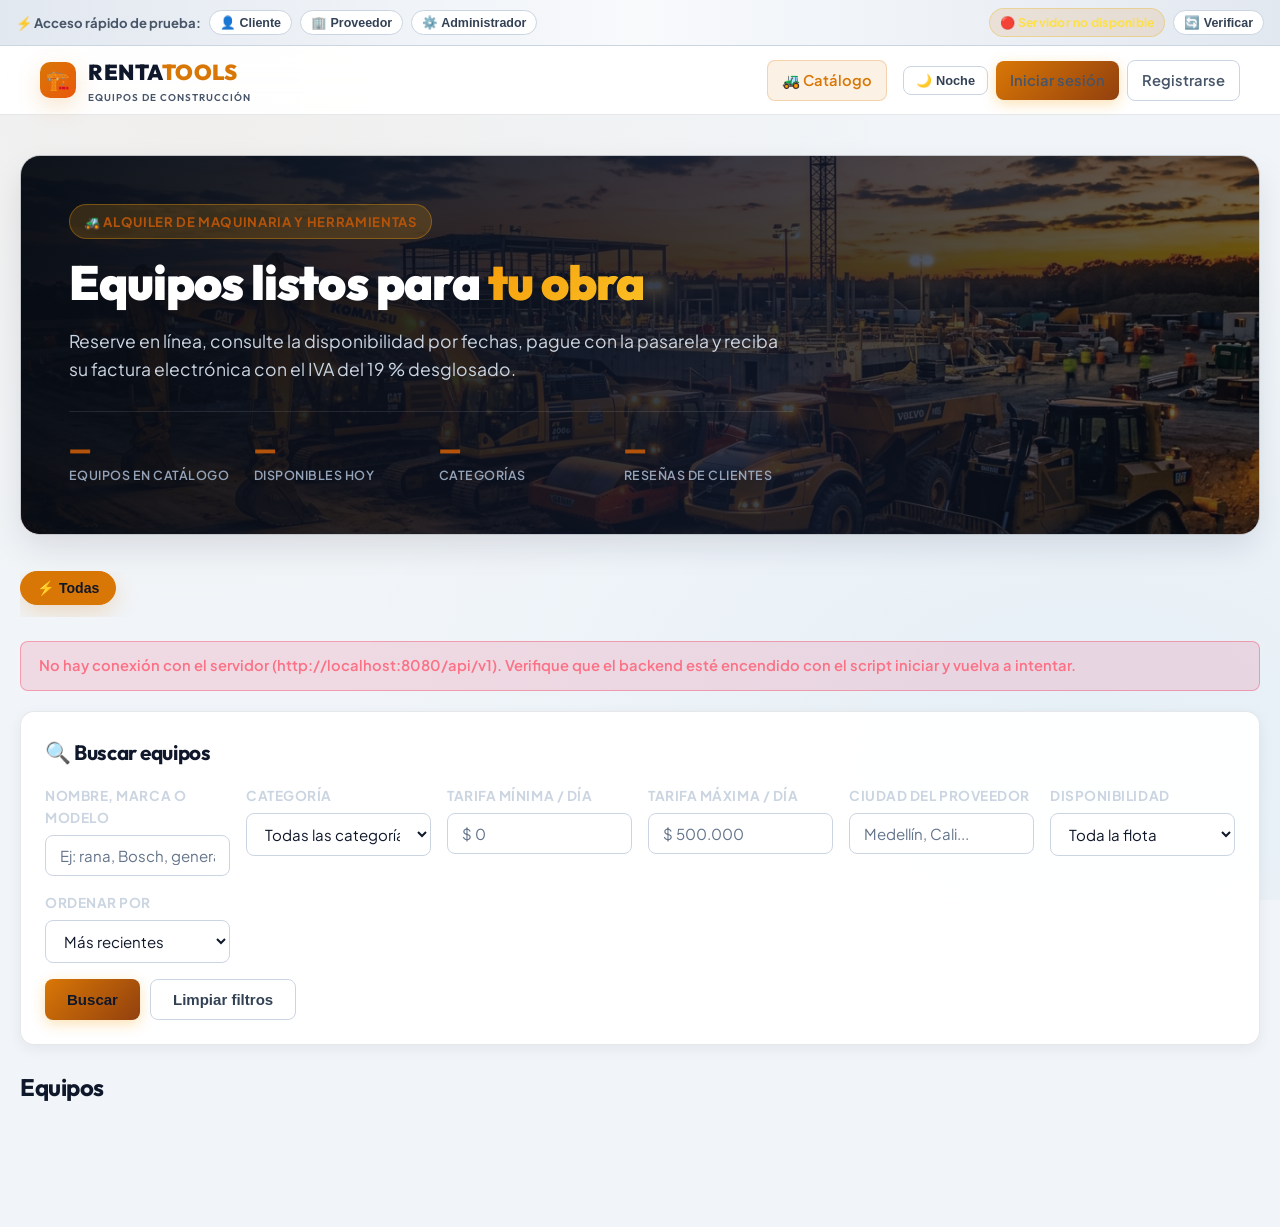
<file: index.html>
<!DOCTYPE html>
<html lang="es">
<head>
    <meta charset="UTF-8">
    <meta http-equiv="refresh" content="0; url=frontend/index.html">
    <title>Cargando RentaTools...</title>
    <script>
        window.location.replace("frontend/index.html");
    </script>
    <style>
        body {
            background-color: #080c14;
            color: #f8fafc;
            font-family: system-ui, -apple-system, sans-serif;
            display: flex;
            align-items: center;
            justify-content: center;
            height: 100vh;
            margin: 0;
            text-align: center;
        }
        .cargador {
            display: flex;
            flex-direction: column;
            align-items: center;
            gap: 16px;
        }
        .spinner {
            width: 48px;
            height: 48px;
            border: 4px solid rgba(245, 158, 11, 0.2);
            border-top-color: #f59e0b;
            border-radius: 50%;
            animation: girar 0.8s linear infinite;
        }
        @keyframes girar {
            to { transform: rotate(360deg); }
        }
        a {
            color: #f59e0b;
            text-decoration: none;
            font-weight: bold;
        }
    </style>
</head>
<body>
    <div class="cargador">
        <div class="spinner"></div>
        <h2>Redirigiendo a RentaTools...</h2>
        <p>Si no es redirigido automáticamente, <a href="frontend/index.html">haga clic aquí</a>.</p>
    </div>
</body>
</html>
</file>
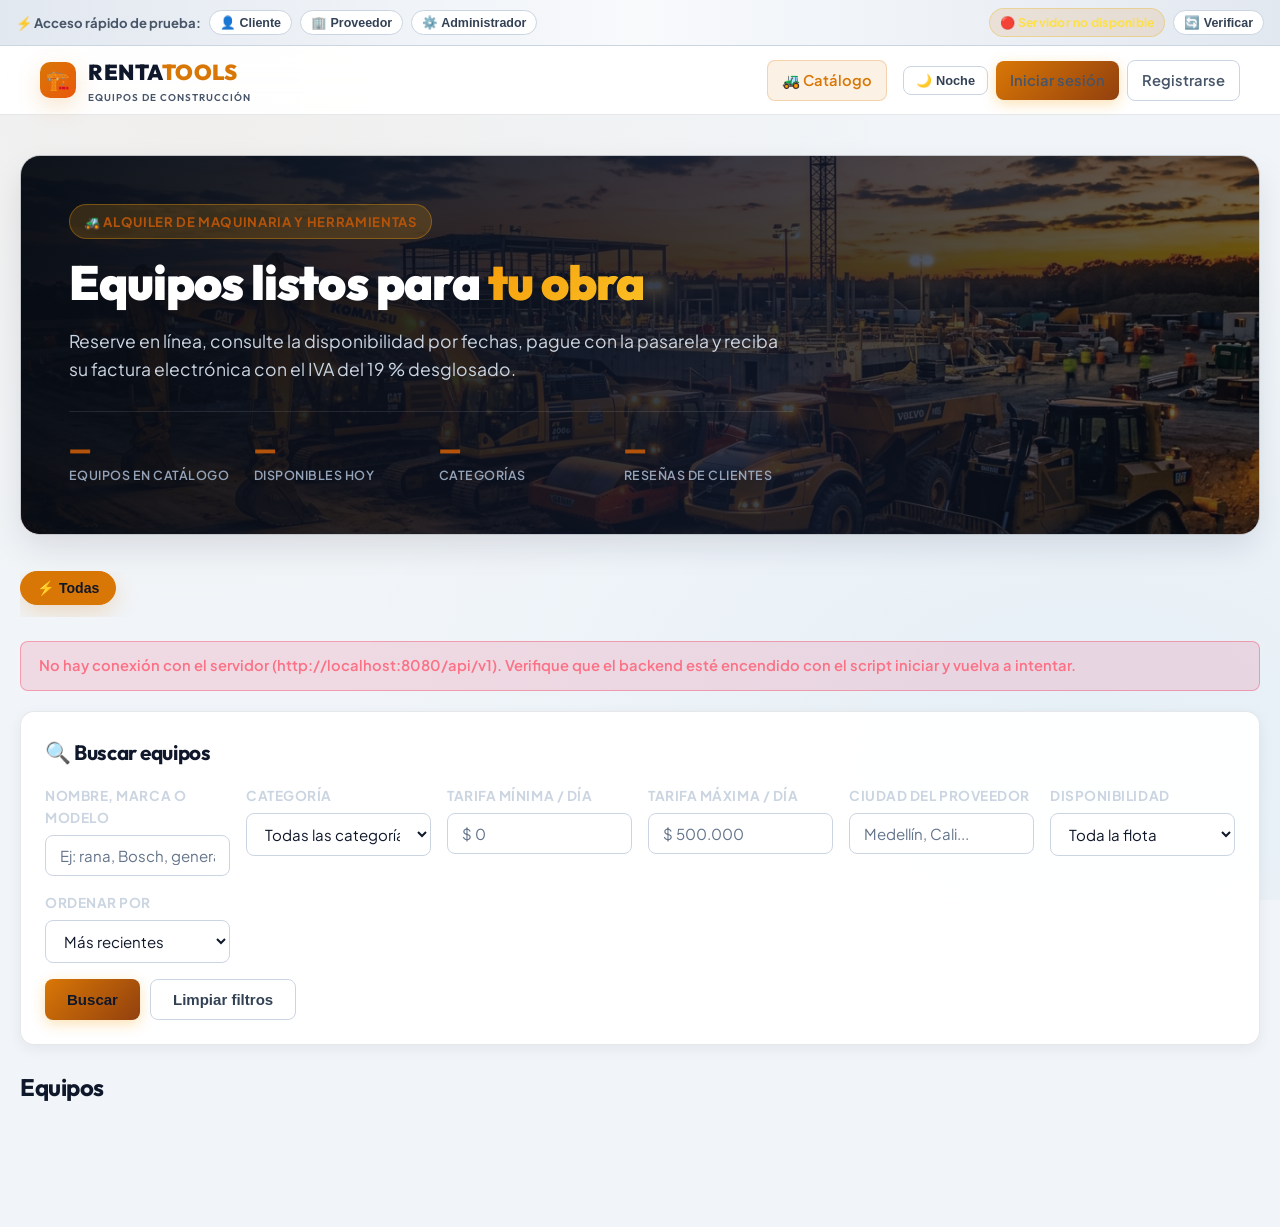
<file: frontend/index.html>
<!DOCTYPE html>
<html lang="es">
<head>
    <meta charset="UTF-8">
    <meta name="viewport" content="width=device-width, initial-scale=1.0, viewport-fit=cover">
    <meta name="theme-color" content="#080c14">
    <title>Catálogo de equipos | RentaTools</title>
    <link rel="icon" href="img/favicon.svg" type="image/svg+xml">
    <link rel="stylesheet" href="css/styles.css">
</head>
<body>

<header class="barra-superior">
    <div class="contenedor">
        <a href="index.html" class="marca">
            <div class="marca-icono">🏗️</div>
            <div>RENTA<span>TOOLS</span><small class="marca-sub">EQUIPOS DE CONSTRUCCIÓN</small></div>
        </a>
        <nav class="menu" id="menu-sesion"></nav>
    </div>
</header>

<main class="contenedor seccion">

    <!-- Portada -->
    <section class="hero-catalogo">
        <div class="hero-fondo"></div>
        <div class="hero-contenido">
            <div class="hero-tag">🚜 Alquiler de maquinaria y herramientas</div>
            <h1 class="hero-titulo">Equipos listos para <span>tu obra</span></h1>
            <p class="hero-descripcion">
                Reserve en línea, consulte la disponibilidad por fechas, pague con la pasarela
                y reciba su factura electrónica con el IVA del 19 % desglosado.
            </p>
            <div class="hero-estadisticas">
                <div class="stat-item"><h4 id="stat-equipos">—</h4><p>Equipos en catálogo</p></div>
                <div class="stat-item"><h4 id="stat-disponibles">—</h4><p>Disponibles hoy</p></div>
                <div class="stat-item"><h4 id="stat-categorias">—</h4><p>Categorías</p></div>
                <div class="stat-item"><h4 id="stat-resenas">—</h4><p>Reseñas de clientes</p></div>
            </div>
        </div>
    </section>

    <!-- Categorias rapidas (se llenan desde /categorias) -->
    <div class="pildoras-categorias" id="contenedor-pildoras">
        <button class="pildora-cat activa" data-cat="">⚡ Todas</button>
    </div>

    <div id="mensaje" class="mensaje"></div>

    <!-- Filtros -->
    <section class="tarjeta" style="margin-bottom:24px;">
        <h2>🔍 Buscar equipos</h2>
        <form id="form-filtros">
            <div class="filtros">
                <div class="grupo-campo">
                    <label for="texto">Nombre, marca o modelo</label>
                    <input type="text" id="texto" name="texto" placeholder="Ej: rana, Bosch, generador">
                </div>
                <div class="grupo-campo">
                    <label for="idCategoria">Categoría</label>
                    <select id="idCategoria" name="idCategoria">
                        <option value="">Todas las categorías</option>
                    </select>
                </div>
                <div class="grupo-campo">
                    <label for="precioMinimo">Tarifa mínima / día</label>
                    <input type="number" id="precioMinimo" name="precioMinimo" min="0" step="5000" placeholder="$ 0">
                </div>
                <div class="grupo-campo">
                    <label for="precioMaximo">Tarifa máxima / día</label>
                    <input type="number" id="precioMaximo" name="precioMaximo" min="0" step="5000" placeholder="$ 500.000">
                </div>
                <div class="grupo-campo">
                    <label for="ubicacion">Ciudad del proveedor</label>
                    <input type="text" id="ubicacion" name="ubicacion" placeholder="Medellín, Cali...">
                </div>
                <div class="grupo-campo">
                    <label for="soloDisponibles">Disponibilidad</label>
                    <select id="soloDisponibles" name="soloDisponibles">
                        <option value="false">Toda la flota</option>
                        <option value="true">Solo disponibles hoy</option>
                    </select>
                </div>
                <div class="grupo-campo">
                    <label for="orden">Ordenar por</label>
                    <select id="orden" name="orden">
                        <option value="RECIENTES">Más recientes</option>
                        <option value="PRECIO_ASC">Precio: menor a mayor</option>
                        <option value="PRECIO_DESC">Precio: mayor a menor</option>
                        <option value="NOMBRE_ASC">Nombre: A - Z</option>
                        <option value="NOMBRE_DESC">Nombre: Z - A</option>
                    </select>
                </div>
            </div>
            <div class="fila-botones">
                <button type="submit" class="boton">Buscar</button>
                <button type="button" class="boton boton-secundario" id="btn-limpiar">Limpiar filtros</button>
            </div>
        </form>
    </section>

    <!-- Resultados -->
    <section>
        <div class="fila-encabezado">
            <div>
                <h2 id="titulo-resultados">Equipos</h2>
                <p class="subtitulo" id="subtitulo-resultados" style="margin:0;"></p>
            </div>
        </div>
        <div id="resultados" class="rejilla-tarjetas"></div>
        <nav class="paginacion" id="paginacion" aria-label="Paginación del catálogo"></nav>
    </section>

</main>

<!-- Modal: ficha de la herramienta -->
<div class="fondo-modal" id="modal-detalle">
    <div class="modal modal-ancho">
        <div class="cabecera-modal">
            <h2 id="detalle-titulo">Ficha del equipo</h2>
            <button class="cerrar-modal" data-cerrar="modal-detalle" aria-label="Cerrar">&times;</button>
        </div>
        <div class="cuerpo-modal" id="detalle-cuerpo"></div>
        <div class="pie-modal">
            <button class="boton boton-secundario" data-cerrar="modal-detalle">Cerrar</button>
            <button class="boton" id="btn-abrir-reserva">Reservar este equipo</button>
        </div>
    </div>
</div>

<!-- Modal: solicitud de reserva -->
<div class="fondo-modal" id="modal-crear-reserva">
    <div class="modal">
        <div class="cabecera-modal">
            <h2>Solicitar alquiler</h2>
            <button class="cerrar-modal" data-cerrar="modal-crear-reserva" aria-label="Cerrar">&times;</button>
        </div>
        <div class="cuerpo-modal">
            <p class="subtitulo" id="reserva-modal-subtitulo"></p>
            <div id="reserva-mensaje" class="mensaje"></div>

            <form id="form-crear-reserva">
                <input type="hidden" id="reserva-id-herramienta">
                <input type="hidden" id="reserva-tarifa-diaria">

                <div class="fila-campos">
                    <div class="grupo-campo">
                        <label for="reserva-fecha-inicio">Fecha de inicio *</label>
                        <input type="date" id="reserva-fecha-inicio" required>
                    </div>
                    <div class="grupo-campo">
                        <label for="reserva-fecha-fin">Fecha de devolución *</label>
                        <input type="date" id="reserva-fecha-fin" required>
                    </div>
                </div>

                <div id="reserva-disponibilidad" class="aviso-disponibilidad"></div>

                <div class="grupo-campo" style="margin-top:14px;">
                    <label for="reserva-notas">Dirección de la obra y observaciones</label>
                    <textarea id="reserva-notas" rows="2" maxlength="255"
                              placeholder="Dirección de entrega, persona de contacto, horario..."></textarea>
                </div>

                <div class="caja-factura" style="margin-top:16px;">
                    <div class="factura-header">
                        <h4>Cotización estimada</h4>
                        <span class="insignia insignia-en_curso" id="reserva-dias-calculados">1 día</span>
                    </div>
                    <div class="factura-fila-total"><span>Valor del alquiler:</span><strong id="reserva-monto-calculado">$ 0</strong></div>
                    <div class="factura-fila-total"><span>Depósito de garantía (30 %, reembolsable):</span><strong id="reserva-deposito-calculado">$ 0</strong></div>
                    <div class="factura-fila-total gran-total"><span>Total comprometido:</span><strong id="reserva-total-compromiso">$ 0</strong></div>
                    <p class="ayuda-campo" style="margin-top:8px;">El precio lo fija el servidor con la tarifa vigente. El valor final se confirma al crear la reserva.</p>
                </div>

                <div class="fila-botones fila-botones-derecha">
                    <button type="button" class="boton boton-secundario" data-cerrar="modal-crear-reserva">Cancelar</button>
                    <button type="submit" class="boton" id="btn-confirmar-reserva">Enviar solicitud</button>
                </div>
            </form>
        </div>
    </div>
</div>

<script src="js/api.js"></script>
<script src="js/comun.js"></script>
<script src="js/catalogo.js"></script>
</body>
</html>
</file>
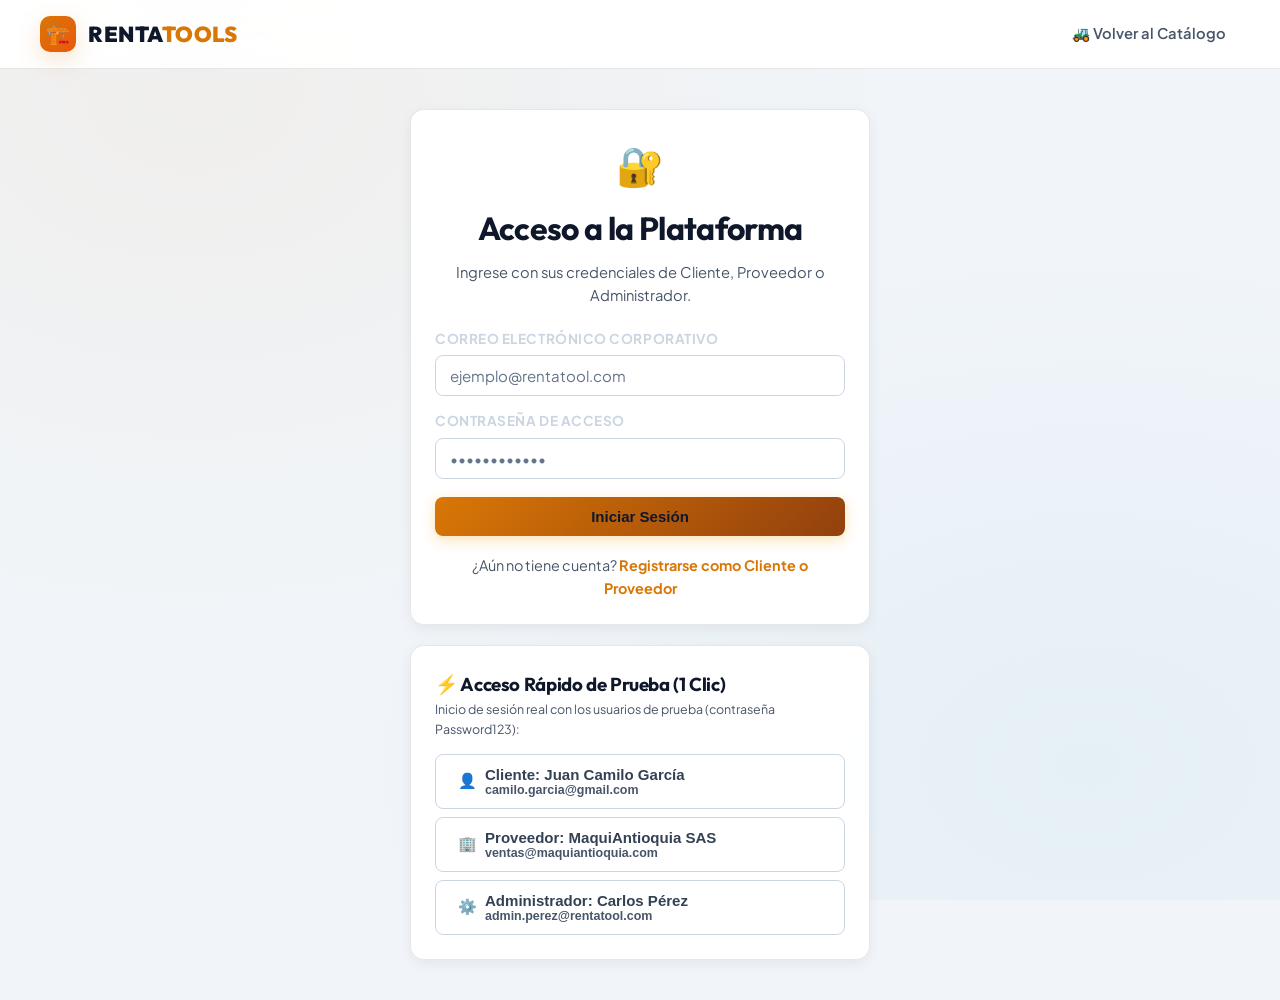
<file: frontend/admin.html>
<!DOCTYPE html>
<html lang="es">
<head>
    <meta charset="UTF-8">
    <meta name="viewport" content="width=device-width, initial-scale=1.0, viewport-fit=cover">
    <meta name="apple-mobile-web-app-capable" content="yes">
    <meta name="apple-mobile-web-app-status-bar-style" content="black-translucent">
    <meta name="theme-color" content="#080c14" media="(prefers-color-scheme: dark)">
    <meta name="theme-color" content="#f1f5f9" media="(prefers-color-scheme: light)">
    <title>Control de usuarios | RentaTools</title>
    <link rel="icon" href="img/favicon.svg" type="image/svg+xml">
    <link rel="stylesheet" href="css/styles.css">
</head>
<body>

<header class="barra-superior">
    <div class="contenedor">
        <a href="index.html" class="marca">RENTA<span>TOOLS</span></a>
        <nav class="menu" id="menu-sesion"></nav>
    </div>
</header>

<main class="contenedor seccion">

    <div class="fila-encabezado">
        <div>
            <h1>Control de usuarios</h1>
            <p class="subtitulo" style="margin:0;">
                Active o bloquee cuentas y verifique la documentacion de los proveedores.
            </p>
        </div>
    </div>

    <div id="mensaje" class="mensaje"></div>

    <div class="pestanas">
        <button class="pestana activa" data-rol="" type="button">Todos</button>
        <button class="pestana" data-rol="CLIENTE" type="button">Clientes</button>
        <button class="pestana" data-rol="PROVEEDOR" type="button">Proveedores</button>
        <button class="pestana" data-rol="ADMIN" type="button">Administradores</button>
    </div>

    <div class="envoltura-tabla">
        <table>
            <thead>
                <tr>
                    <th>#</th>
                    <th>Nombre</th>
                    <th>Correo</th>
                    <th>Documento</th>
                    <th>Roles</th>
                    <th>Cuenta</th>
                    <th>Verificacion</th>
                    <th>Acciones</th>
                </tr>
            </thead>
            <tbody id="tabla-usuarios">
                <tr><td colspan="8" class="cargando">Cargando usuarios...</td></tr>
            </tbody>
        </table>
    </div>

</main>

<script src="js/api.js"></script>
<script src="js/comun.js"></script>
<script src="js/admin.js"></script>
</body>
</html>
</file>
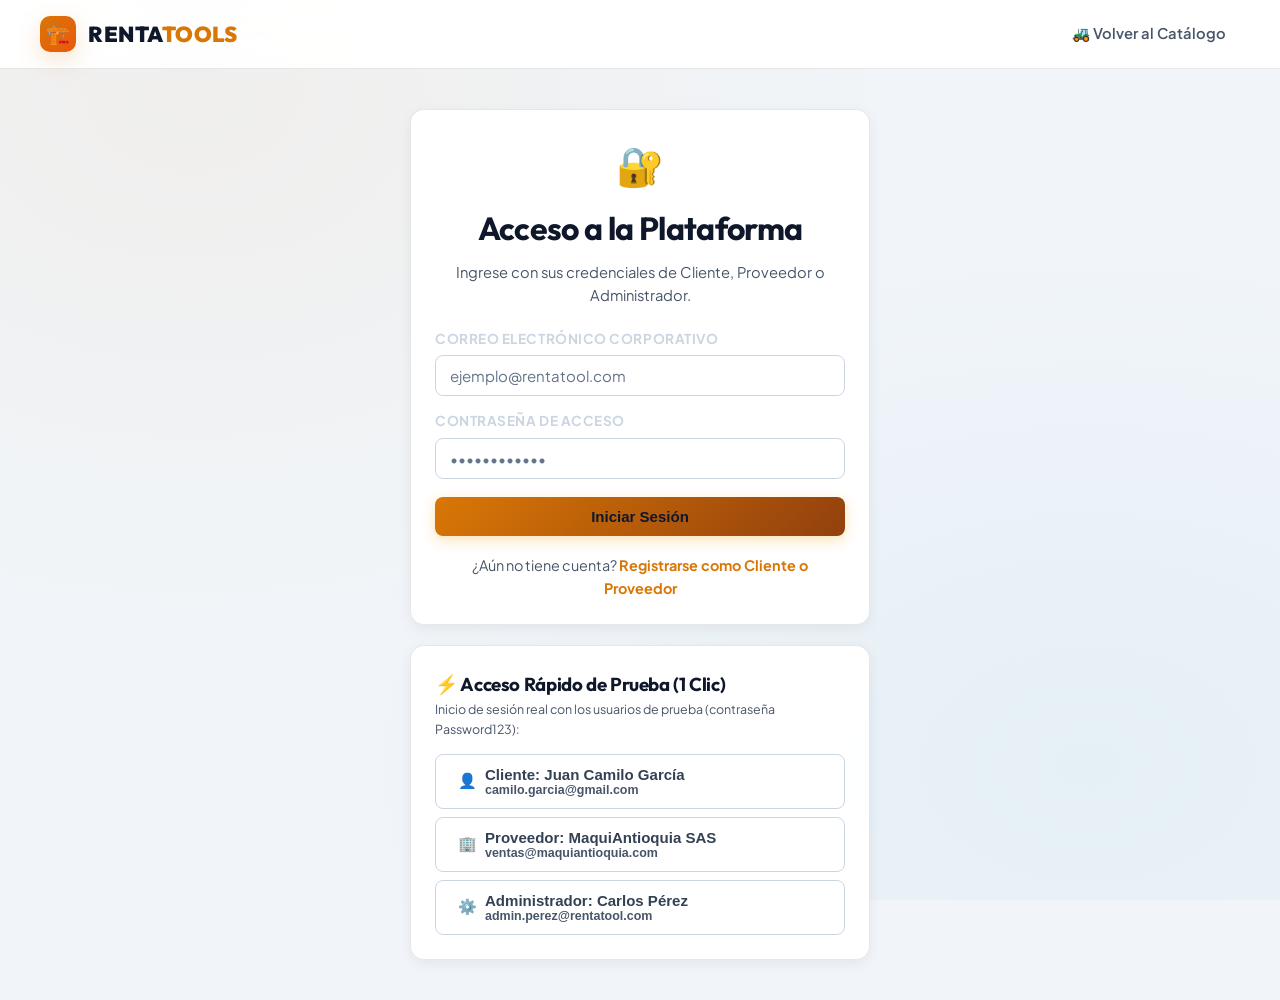
<file: frontend/dashboard.html>
<!DOCTYPE html>
<html lang="es">
<head>
    <meta charset="UTF-8">
    <meta name="viewport" content="width=device-width, initial-scale=1.0, viewport-fit=cover">
    <meta name="apple-mobile-web-app-capable" content="yes">
    <meta name="apple-mobile-web-app-status-bar-style" content="black-translucent">
    <meta name="theme-color" content="#080c14" media="(prefers-color-scheme: dark)">
    <meta name="theme-color" content="#f1f5f9" media="(prefers-color-scheme: light)">
    <title>Dashboard Gerencial y Reportes | RentaTools</title>
    <link rel="icon" href="img/favicon.svg" type="image/svg+xml">
    <link rel="stylesheet" href="css/styles.css">
</head>
<body>

<header class="barra-superior">
    <div class="contenedor">
        <a href="index.html" class="marca">RENTA<span>TOOLS</span></a>
        <nav class="menu" id="menu-sesion"></nav>
    </div>
</header>

<main class="contenedor seccion">

    <div class="fila-encabezado">
        <div>
            <h1>Dashboard Gerencial y Analítica de Negocio</h1>
            <p class="subtitulo">Métricas financieras consolidadas, KPIs de inventario, tasa de incidencias y popularidad de maquinaria.</p>
        </div>
        <div>
            <button class="boton boton-secundario" id="btn-refrescar-dashboard">Actualizar Indicadores</button>
        </div>
    </div>

    <div id="mensaje" class="mensaje"></div>

    <!-- 1. KPIs FINANCIEROS -->
    <h2>Indicadores Financieros y Tributarios</h2>
    <div class="rejilla-kpis">
        <div class="tarjeta-kpi kpi-exito">
            <div class="kpi-titulo">Total Recaudado (Pasarela)</div>
            <div class="kpi-valor" id="kpi-total-recaudado">$ 0</div>
            <div class="kpi-subtexto" id="kpi-pagos-exitosos">0 pagos aprobados</div>
        </div>
        <div class="tarjeta-kpi kpi-info">
            <div class="kpi-titulo">Subtotal Facturado (Sin IVA)</div>
            <div class="kpi-valor" id="kpi-subtotal">$ 0</div>
            <div class="kpi-subtexto">Ingreso neto base</div>
        </div>
        <div class="tarjeta-kpi kpi-aviso">
            <div class="kpi-titulo">IVA Acumulado (19% Legal)</div>
            <div class="kpi-valor" id="kpi-iva">$ 0</div>
            <div class="kpi-subtexto" id="kpi-facturas-emitidas">0 facturas electrónicas</div>
        </div>
        <div class="tarjeta-kpi kpi-error">
            <div class="kpi-titulo">Recaudos por Mora y Daños</div>
            <div class="kpi-valor" id="kpi-cargos-adicionales">$ 0</div>
            <div class="kpi-subtexto" id="kpi-detalle-cargos">Retrasos y reparaciones</div>
        </div>
    </div>

    <!-- 2. MÉTRICAS OPERATIVAS DE MAQUINARIA -->
    <h2>Estado Operativo de Maquinaria e Incidencias</h2>
    <div class="rejilla-kpis">
        <div class="tarjeta-kpi">
            <div class="kpi-titulo">Flota Total Registrada</div>
            <div class="kpi-valor" id="kpi-total-herramientas">0</div>
            <div class="kpi-subtexto">Equipos de construcción</div>
        </div>
        <div class="tarjeta-kpi kpi-exito">
            <div class="kpi-titulo">Disponibles para Alquiler</div>
            <div class="kpi-valor" id="kpi-disponibles">0</div>
            <div class="kpi-subtexto" id="kpi-porc-disponibles">En bodega listos</div>
        </div>
        <div class="tarjeta-kpi kpi-info">
            <div class="kpi-titulo">Alquiladas en Obra</div>
            <div class="kpi-valor" id="kpi-alquiladas">0</div>
            <div class="kpi-subtexto" id="kpi-porc-alquiladas">Activas con clientes</div>
        </div>
        <div class="tarjeta-kpi kpi-aviso">
            <div class="kpi-titulo">En Taller / Mantenimiento</div>
            <div class="kpi-valor" id="kpi-mantenimiento">0</div>
            <div class="kpi-subtexto">Reparación preventiva/correctiva</div>
        </div>
        <div class="tarjeta-kpi kpi-error">
            <div class="kpi-titulo">Tasa de Siniestralidad / Averías</div>
            <div class="kpi-valor" id="kpi-tasa-dano">0.0%</div>
            <div class="kpi-subtexto" id="kpi-total-danos">0 daños en devoluciones</div>
        </div>
    </div>

    <!-- 3. TOP RANKINGS Y PROVEEDORES (GRID 2 COLUMNAS) -->
    <div style="display:grid; grid-template-columns:repeat(auto-fit, minmax(480px, 1fr)); gap:20px; margin-top:14px;">

        <!-- Top Herramientas Populares -->
        <section class="tarjeta">
            <h2>Herramientas Más Alquiladas (Top 5)</h2>
            <div class="envoltura-tabla">
                <table>
                    <thead>
                        <tr>
                            <th>Herramienta</th>
                            <th>Categoría</th>
                            <th>Alquileres</th>
                            <th>Ingresos Generados</th>
                        </tr>
                    </thead>
                    <tbody id="tabla-top-herramientas">
                        <!-- Dinámico -->
                    </tbody>
                </table>
            </div>
        </section>

        <!-- Top Clientes Frecuentes -->
        <section class="tarjeta">
            <h2>Clientes con Mayor Frecuencia (Top 5)</h2>
            <div class="envoltura-tabla">
                <table>
                    <thead>
                        <tr>
                            <th>Cliente</th>
                            <th>Email</th>
                            <th>Reservas</th>
                            <th>Gasto Total</th>
                        </tr>
                    </thead>
                    <tbody id="tabla-top-clientes">
                        <!-- Dinámico -->
                    </tbody>
                </table>
            </div>
        </section>

    </div>

    <!-- 4. PARTICIPACIÓN POR PROVEEDOR -->
    <section class="tarjeta" style="margin-top:20px;">
        <h2>Distribución de Ingresos por Proveedor</h2>
        <div class="envoltura-tabla">
            <table>
                <thead>
                    <tr>
                        <th>Proveedor</th>
                        <th>Equipos Registrados</th>
                        <th>Total Alquileres</th>
                        <th>Ingresos Brutos Generados</th>
                    </tr>
                </thead>
                <tbody id="tabla-proveedores">
                    <!-- Dinámico -->
                </tbody>
            </table>
        </div>
    </section>

</main>

<script src="js/api.js"></script>
<script src="js/comun.js"></script>
<script src="js/dashboard.js"></script>
</body>
</html>
</file>
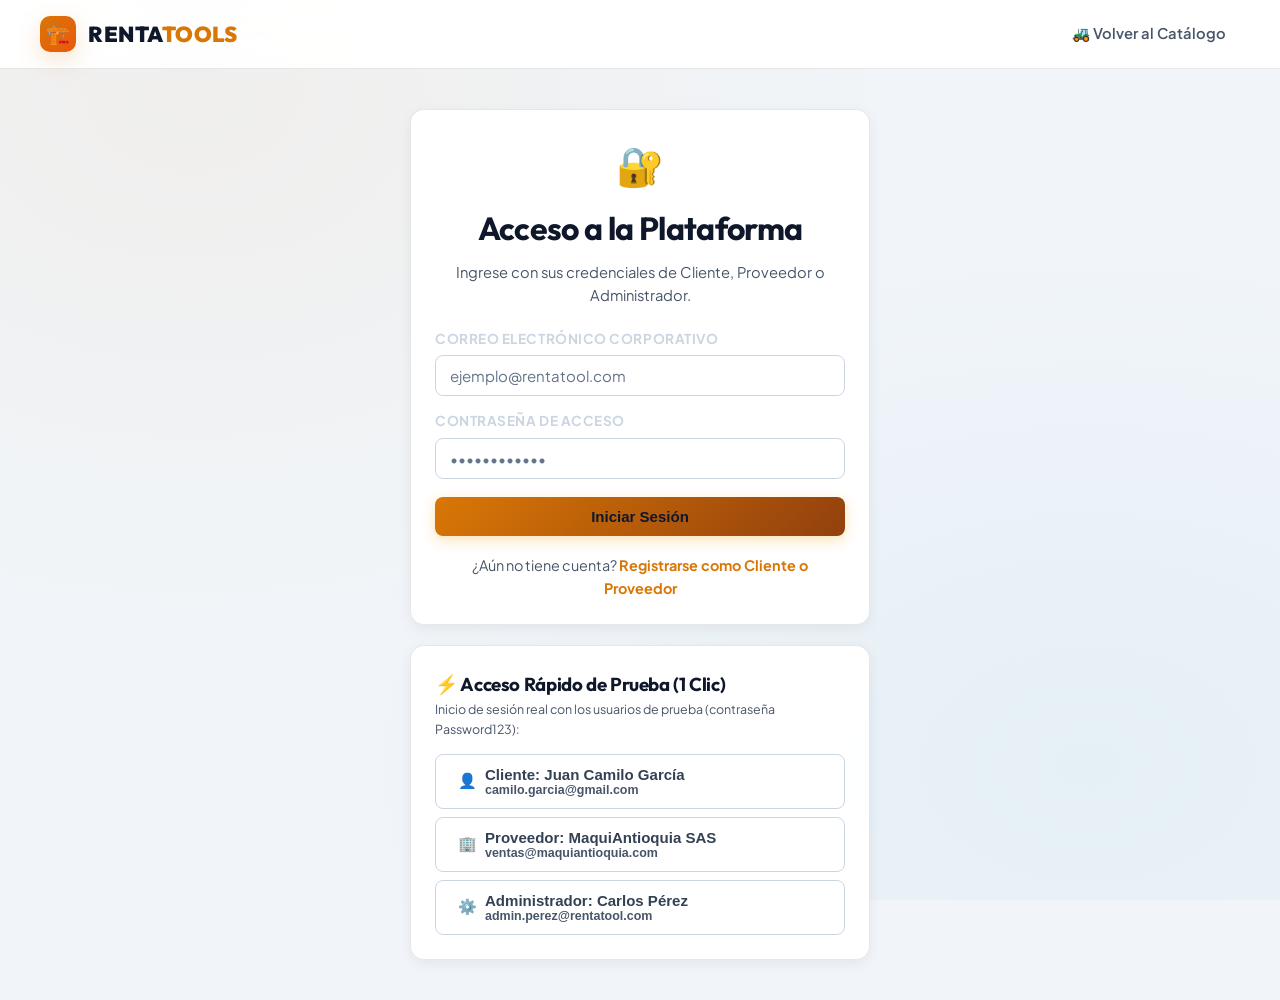
<file: frontend/gestion_reservas.html>
<!DOCTYPE html>
<html lang="es">
<head>
    <meta charset="UTF-8">
    <meta name="viewport" content="width=device-width, initial-scale=1.0, viewport-fit=cover">
    <meta name="theme-color" content="#080c14">
    <title>Gestión de reservas | RentaTools</title>
    <link rel="icon" href="img/favicon.svg" type="image/svg+xml">
    <link rel="stylesheet" href="css/styles.css">
</head>
<body>

<header class="barra-superior">
    <div class="contenedor">
        <a href="index.html" class="marca">
            <div class="marca-icono">🏗️</div>
            <div>RENTA<span>TOOLS</span><small class="marca-sub">EQUIPOS DE CONSTRUCCIÓN</small></div>
        </a>
        <nav class="menu" id="menu-sesion"></nav>
    </div>
</header>

<main class="contenedor seccion">

    <div class="fila-encabezado">
        <div>
            <h1>Gestión de reservas</h1>
            <p class="subtitulo" style="margin:0;" id="subtitulo-gestion">Apruebe solicitudes, despache equipos y reciba devoluciones.</p>
        </div>
        <button class="boton boton-secundario" id="btn-refrescar-todo">Actualizar</button>
    </div>

    <div id="mensaje" class="mensaje"></div>

    <div class="rejilla-kpis" id="resumen-estados"></div>

    <section class="tarjeta" style="margin-bottom:24px;">
        <div class="fila-encabezado">
            <h2>Reservas</h2>
            <select id="filtro-estado-reserva" class="select-compacto">
                <option value="">Todos los estados</option>
                <option value="SOLICITADA">Solicitadas</option>
                <option value="APROBADA">Aprobadas</option>
                <option value="EN_CURSO">En curso</option>
                <option value="FINALIZADA">Finalizadas</option>
                <option value="RECHAZADA">Rechazadas</option>
                <option value="CANCELADA">Canceladas</option>
            </select>
        </div>
        <div class="envoltura-tabla">
            <table>
                <thead>
                    <tr>
                        <th>Código</th>
                        <th>Cliente</th>
                        <th>Equipos</th>
                        <th>Fechas</th>
                        <th>Estado</th>
                        <th>Valor</th>
                        <th>Acciones</th>
                    </tr>
                </thead>
                <tbody id="tabla-gestion-reservas"></tbody>
            </table>
        </div>
    </section>

    <section class="tarjeta">
        <h2>Devoluciones recibidas</h2>
        <div class="envoltura-tabla">
            <table>
                <thead>
                    <tr>
                        <th>#</th>
                        <th>Reserva</th>
                        <th>Fecha real</th>
                        <th>Retraso</th>
                        <th>Estado del equipo</th>
                        <th>Cargos</th>
                        <th></th>
                    </tr>
                </thead>
                <tbody id="tabla-devoluciones"></tbody>
            </table>
        </div>
    </section>

</main>

<!-- Modal: rechazo -->
<div class="fondo-modal" id="modal-rechazo">
    <div class="modal" style="max-width:480px;">
        <div class="cabecera-modal">
            <h2>Rechazar solicitud</h2>
            <button class="cerrar-modal" data-cerrar="modal-rechazo" aria-label="Cerrar">&times;</button>
        </div>
        <div class="cuerpo-modal">
            <div id="rechazo-mensaje" class="mensaje"></div>
            <p class="subtitulo" id="rechazo-subtitulo"></p>
            <form id="form-rechazo">
                <input type="hidden" id="rechazo-id">
                <div class="grupo-campo">
                    <label for="rechazo-motivo">Motivo (lo verá el cliente) *</label>
                    <textarea id="rechazo-motivo" rows="3" required minlength="5" maxlength="255"
                              placeholder="Ej: el equipo estará en mantenimiento esas fechas"></textarea>
                </div>
                <div class="fila-botones fila-botones-derecha">
                    <button type="button" class="boton boton-secundario" data-cerrar="modal-rechazo">Volver</button>
                    <button type="submit" class="boton boton-peligro" id="btn-confirmar-rechazo">Rechazar</button>
                </div>
            </form>
        </div>
    </div>
</div>

<!-- Modal: recepcion del equipo (devolucion) -->
<div class="fondo-modal" id="modal-checkin">
    <div class="modal modal-ancho">
        <div class="cabecera-modal">
            <h2>Recibir devolución</h2>
            <button class="cerrar-modal" data-cerrar="modal-checkin" aria-label="Cerrar">&times;</button>
        </div>
        <div class="cuerpo-modal">
            <p class="subtitulo" id="checkin-subtitulo"></p>
            <div id="checkin-mensaje" class="mensaje"></div>

            <form id="form-checkin">
                <input type="hidden" id="checkin-id-reserva">

                <div class="fila-campos">
                    <div class="grupo-campo">
                        <label>Fecha pactada</label>
                        <input type="text" id="checkin-fecha-pactada" readonly>
                    </div>
                    <div class="grupo-campo">
                        <label for="checkin-fecha-real">Fecha real de entrega *</label>
                        <input type="date" id="checkin-fecha-real" required>
                    </div>
                </div>
                <p class="ayuda-campo" id="checkin-alerta-retraso"></p>

                <div class="grupo-campo">
                    <label for="checkin-estado-general">Estado general del equipo *</label>
                    <select id="checkin-estado-general" required>
                        <option value="BUEN_ESTADO">Buen estado</option>
                        <option value="DANO_LEVE">Daño leve</option>
                        <option value="DANO_GRAVE">Daño grave</option>
                        <option value="PERDIDA_TOTAL">Pérdida total</option>
                    </select>
                </div>

                <div class="grupo-campo">
                    <label for="checkin-observaciones">Observaciones</label>
                    <textarea id="checkin-observaciones" rows="2" maxlength="500" placeholder="Estado de entrega, accesorios, limpieza..."></textarea>
                </div>

                <label class="casilla">
                    <input type="checkbox" id="checkin-tiene-dano">
                    <span>El equipo tiene un daño que se debe reportar</span>
                </label>

                <div id="seccion-dano" class="bloque-dano oculto">
                    <div class="fila-campos">
                        <div class="grupo-campo">
                            <label for="dano-id-herramienta">Herramienta afectada *</label>
                            <select id="dano-id-herramienta"></select>
                        </div>
                        <div class="grupo-campo">
                            <label for="dano-tipo">Tipo de daño *</label>
                            <select id="dano-tipo">
                                <option value="ESTETICO">Estético</option>
                                <option value="MECANICO">Mecánico</option>
                                <option value="ELECTRICO">Eléctrico</option>
                                <option value="FALTANTE_PIEZA">Faltante de pieza</option>
                                <option value="IRREPARABLE">Irreparable (se da de baja)</option>
                            </select>
                        </div>
                    </div>
                    <div class="grupo-campo">
                        <label for="dano-descripcion">Descripción *</label>
                        <input type="text" id="dano-descripcion" maxlength="255" placeholder="Qué se encontró">
                    </div>
                    <div class="fila-campos">
                        <div class="grupo-campo">
                            <label for="dano-costo">Costo estimado de reparación *</label>
                            <input type="number" id="dano-costo" min="0" step="1000" placeholder="50000">
                        </div>
                        <div class="grupo-campo">
                            <label for="dano-responsable">Quién asume el costo *</label>
                            <select id="dano-responsable">
                                <option value="CLIENTE">Cliente (se le genera un cargo)</option>
                                <option value="PROVEEDOR">Proveedor (desgaste normal)</option>
                                <option value="POLIZA_GARANTIA">Póliza de garantía</option>
                            </select>
                        </div>
                    </div>
                    <div class="grupo-campo">
                        <label for="dano-foto-url">URL de una foto de evidencia (opcional)</label>
                        <input type="text" id="dano-foto-url" maxlength="255" placeholder="https://...">
                    </div>
                    <p class="ayuda-campo">La herramienta dañada queda EN MANTENIMIENTO (o FUERA DE SERVICIO si es irreparable).</p>
                </div>

                <div class="fila-botones fila-botones-derecha">
                    <button type="button" class="boton boton-secundario" data-cerrar="modal-checkin">Cancelar</button>
                    <button type="submit" class="boton" id="btn-guardar-checkin">Registrar devolución</button>
                </div>
            </form>
        </div>
    </div>
</div>

<!-- Modal: detalle de devolucion -->
<div class="fondo-modal" id="modal-detalle-devolucion">
    <div class="modal modal-ancho">
        <div class="cabecera-modal">
            <h2 id="titulo-detalle-devolucion">Devolución</h2>
            <button class="cerrar-modal" data-cerrar="modal-detalle-devolucion" aria-label="Cerrar">&times;</button>
        </div>
        <div class="cuerpo-modal" id="cuerpo-detalle-devolucion"></div>
        <div class="pie-modal">
            <button class="boton boton-secundario" data-cerrar="modal-detalle-devolucion">Cerrar</button>
        </div>
    </div>
</div>

<script src="js/api.js"></script>
<script src="js/comun.js"></script>
<script src="js/gestion_reservas.js"></script>
</body>
</html>
</file>
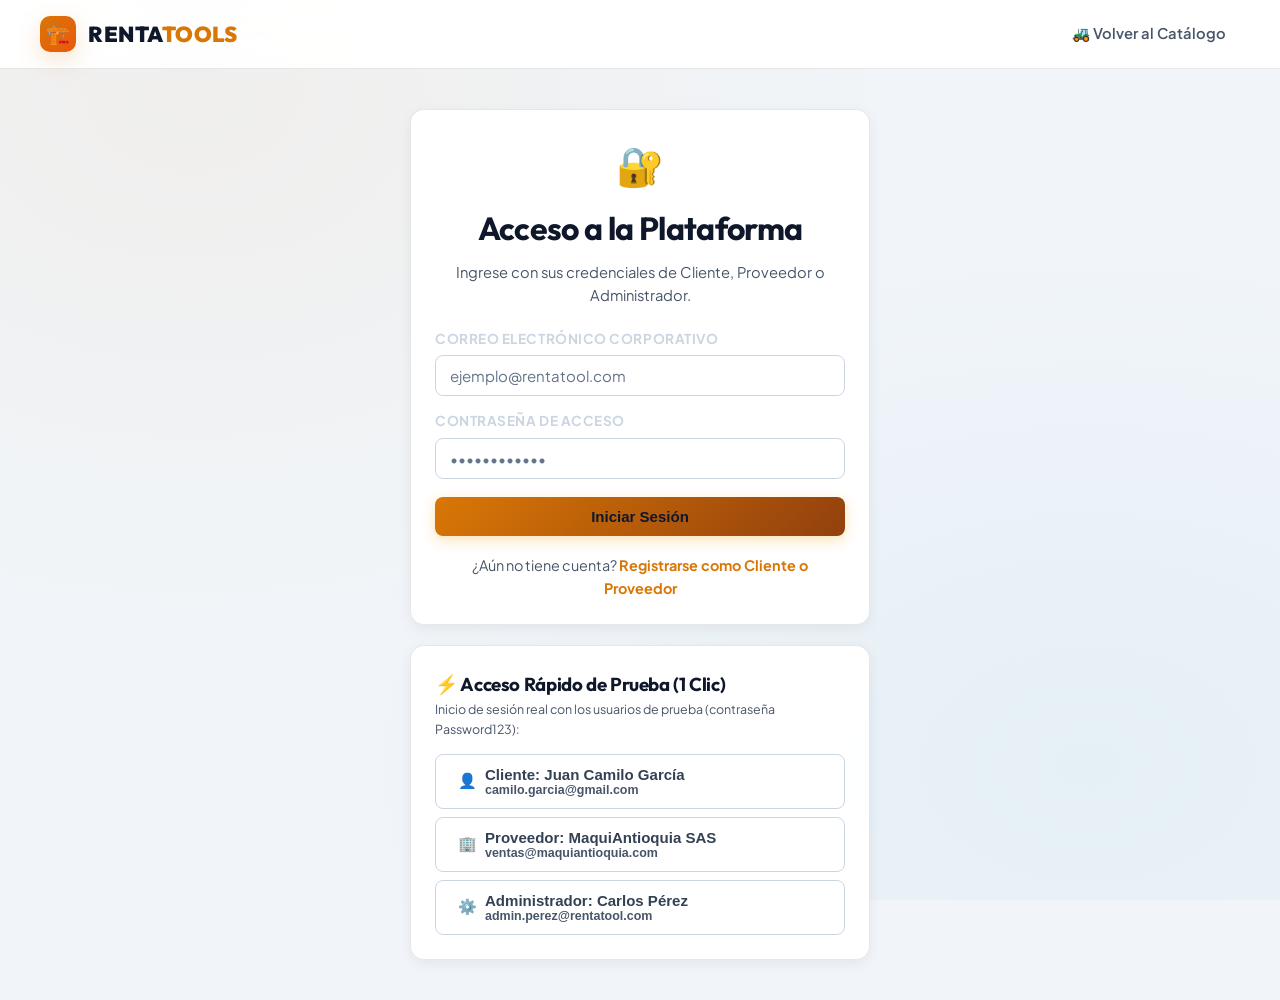
<file: frontend/login.html>
<!DOCTYPE html>
<html lang="es">
<head>
    <meta charset="UTF-8">
    <meta name="viewport" content="width=device-width, initial-scale=1.0, viewport-fit=cover">
    <meta name="apple-mobile-web-app-capable" content="yes">
    <meta name="apple-mobile-web-app-status-bar-style" content="black-translucent">
    <meta name="theme-color" content="#080c14" media="(prefers-color-scheme: dark)">
    <meta name="theme-color" content="#f1f5f9" media="(prefers-color-scheme: light)">
    <title>Iniciar Sesión | RentaTools Pro</title>
    <link rel="icon" href="img/favicon.svg" type="image/svg+xml">
    <link rel="stylesheet" href="css/styles.css">
</head>
<body>

<header class="barra-superior">
    <div class="contenedor">
        <a href="index.html" class="marca">
            <div class="marca-icono">🏗️</div>
            <div>RENTA<span>TOOLS</span></div>
        </a>
        <nav class="menu">
            <a href="index.html">🚜 Volver al Catálogo</a>
        </nav>
    </div>
</header>

<main class="pagina-centrada">
    <div class="caja-acceso">
        <div class="tarjeta">
            <div style="text-align:center; margin-bottom:20px;">
                <div style="font-size:2.4rem; margin-bottom:8px;">🔐</div>
                <h1>Acceso a la Plataforma</h1>
                <p class="subtitulo" style="font-size:0.92rem;">Ingrese con sus credenciales de Cliente, Proveedor o Administrador.</p>
            </div>

            <div id="mensaje" class="mensaje"></div>

            <form id="form-login" class="formulario">
                <div class="grupo-campo" style="margin-bottom:14px;">
                    <label for="email">Correo electrónico corporativo</label>
                    <input type="email" id="email" name="email" required
                           placeholder="ejemplo@rentatool.com" autocomplete="username">
                </div>
                <div class="grupo-campo" style="margin-bottom:18px;">
                    <label for="password">Contraseña de acceso</label>
                    <input type="password" id="password" name="password" required
                           placeholder="••••••••••••" autocomplete="current-password">
                </div>
                <button type="submit" class="boton" id="btn-entrar" style="width:100%;">
                    Iniciar Sesión
                </button>
            </form>

            <p class="pie-acceso">
                ¿Aún no tiene cuenta? <a href="registro.html">Registrarse como Cliente o Proveedor</a>
            </p>
        </div>

        <!-- ACCESO RÁPIDO PARA EVALUACIÓN -->
        <div class="tarjeta" style="margin-top:20px;">
            <h3>⚡ Acceso Rápido de Prueba (1 Clic)</h3>
            <p class="ayuda-campo" style="margin-bottom:14px;">
                Inicio de sesión real con los usuarios de prueba (contraseña Password123):
            </p>
            <div style="display:flex; flex-direction:column; gap:8px;">
                <button type="button" class="boton boton-secundario" id="btn-rapido-cliente" style="justify-content:flex-start; text-align:left;">
                    <span>👤</span>
                    <div>
                        <strong>Cliente: Juan Camilo García</strong>
                        <div class="ayuda-campo">camilo.garcia@gmail.com</div>
                    </div>
                </button>
                <button type="button" class="boton boton-secundario" id="btn-rapido-proveedor" style="justify-content:flex-start; text-align:left;">
                    <span>🏢</span>
                    <div>
                        <strong>Proveedor: MaquiAntioquia SAS</strong>
                        <div class="ayuda-campo">ventas@maquiantioquia.com</div>
                    </div>
                </button>
                <button type="button" class="boton boton-secundario" id="btn-rapido-admin" style="justify-content:flex-start; text-align:left;">
                    <span>⚙️</span>
                    <div>
                        <strong>Administrador: Carlos Pérez</strong>
                        <div class="ayuda-campo">admin.perez@rentatool.com</div>
                    </div>
                </button>
            </div>
        </div>
    </div>
</main>

<script src="js/api.js"></script>
<script src="js/comun.js"></script>
<script src="js/login.js"></script>
</body>
</html>
</file>
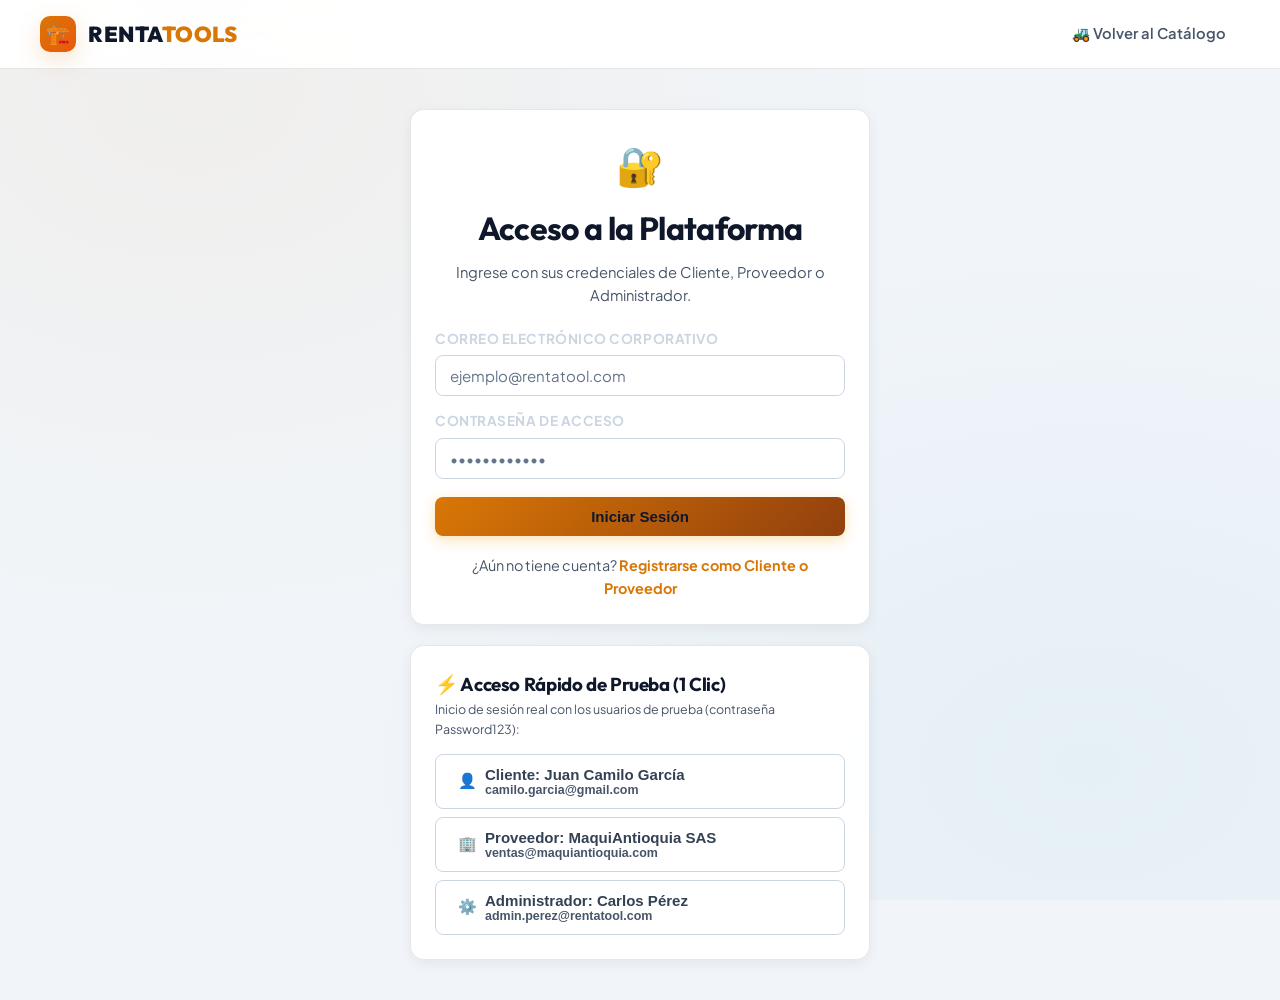
<file: frontend/proveedor.html>
<!DOCTYPE html>
<html lang="es">
<head>
    <meta charset="UTF-8">
    <meta name="viewport" content="width=device-width, initial-scale=1.0, viewport-fit=cover">
    <meta name="apple-mobile-web-app-capable" content="yes">
    <meta name="apple-mobile-web-app-status-bar-style" content="black-translucent">
    <meta name="theme-color" content="#080c14" media="(prefers-color-scheme: dark)">
    <meta name="theme-color" content="#f1f5f9" media="(prefers-color-scheme: light)">
    <title>Mi inventario | RentaTools</title>
    <link rel="icon" href="img/favicon.svg" type="image/svg+xml">
    <link rel="stylesheet" href="css/styles.css">
</head>
<body>

<header class="barra-superior">
    <div class="contenedor">
        <a href="index.html" class="marca">RENTA<span>TOOLS</span></a>
        <nav class="menu" id="menu-sesion"></nav>
    </div>
</header>

<main class="contenedor seccion">

    <div class="fila-encabezado">
        <div>
            <h1>Mi inventario</h1>
            <p class="subtitulo" style="margin:0;">
                Administre sus herramientas, fotos, ficha tecnica y tarifas.
            </p>
        </div>
        <button class="boton" id="btn-nueva">+ Registrar herramienta</button>
    </div>

    <div id="mensaje" class="mensaje"></div>

    <div class="envoltura-tabla">
        <table>
            <thead>
                <tr>
                    <th>#</th>
                    <th>Herramienta</th>
                    <th>Marca / Modelo</th>
                    <th>Categoria</th>
                    <th>Estado</th>
                    <th>Tarifa dia</th>
                    <th>Acciones</th>
                </tr>
            </thead>
            <tbody id="tabla-inventario">
                <tr><td colspan="7" class="cargando">Cargando inventario...</td></tr>
            </tbody>
        </table>
    </div>

</main>

<!-- ============ Modal: nueva / editar herramienta ============ -->
<div class="fondo-modal" id="modal-herramienta">
    <div class="modal">
        <div class="cabecera-modal">
            <h2 id="titulo-modal-herramienta">Registrar herramienta</h2>
            <button class="cerrar-modal" data-cerrar="modal-herramienta">&times;</button>
        </div>
        <div class="cuerpo-modal">
            <div id="mensaje-modal" class="mensaje"></div>

            <form id="form-herramienta" class="formulario">
                <input type="hidden" id="h-id">

                <div class="grupo-campo">
                    <label for="h-nombre">Nombre *</label>
                    <input type="text" id="h-nombre" name="nombre" required maxlength="120">
                </div>

                <div class="grupo-campo">
                    <label for="h-descripcion">Descripcion *</label>
                    <textarea id="h-descripcion" name="descripcion" required></textarea>
                </div>

                <div class="fila-campos">
                    <div class="grupo-campo">
                        <label for="h-marca">Marca *</label>
                        <input type="text" id="h-marca" name="marca" required maxlength="60">
                    </div>
                    <div class="grupo-campo">
                        <label for="h-modelo">Modelo *</label>
                        <input type="text" id="h-modelo" name="modelo" required maxlength="60">
                    </div>
                </div>

                <div class="fila-campos">
                    <div class="grupo-campo" id="campo-serie">
                        <label for="h-serie">Numero de serie *</label>
                        <input type="text" id="h-serie" name="numeroSerie" maxlength="80">
                        <span class="ayuda-campo">Unico en el sistema. No se puede cambiar despues.</span>
                    </div>
                    <div class="grupo-campo">
                        <label for="h-categoria">Categoria principal *</label>
                        <select id="h-categoria" name="idCategoriaPrincipal" required></select>
                    </div>
                </div>

                <div class="fila-campos">
                    <div class="grupo-campo">
                        <label for="h-tarifa">Tarifa diaria *</label>
                        <input type="number" id="h-tarifa" name="tarifaDiaria" required min="1" step="1000">
                    </div>
                    <div class="grupo-campo">
                        <label for="h-reposicion">Valor de reposicion *</label>
                        <input type="number" id="h-reposicion" name="valorReposicion" required min="1" step="10000">
                    </div>
                </div>

                <div class="grupo-campo">
                    <label for="h-ubicacion">Ubicacion en bodega</label>
                    <input type="text" id="h-ubicacion" name="ubicacionBodega" maxlength="120"
                           placeholder="Pasillo B - Estante 4">
                </div>

                <!-- Carga de fotos y ficha tecnica, solo al crear -->
                <div id="bloque-alta">
                    <div class="grupo-campo">
                        <label for="h-foto">URL de la foto principal</label>
                        <input type="url" id="h-foto" maxlength="255"
                               placeholder="https://cdn.ejemplo.com/foto.jpg">
                        <span class="ayuda-campo">Se guarda como portada de la herramienta.</span>
                    </div>

                    <div class="fila-campos">
                        <div class="grupo-campo">
                            <label for="h-atributo">Especificacion: atributo</label>
                            <input type="text" id="h-atributo" maxlength="80" placeholder="Potencia">
                        </div>
                        <div class="grupo-campo">
                            <label for="h-valor">Valor</label>
                            <input type="text" id="h-valor" maxlength="120" placeholder="1500">
                        </div>
                        <div class="grupo-campo">
                            <label for="h-unidad">Unidad</label>
                            <input type="text" id="h-unidad" maxlength="20" placeholder="W">
                        </div>
                    </div>

                    <div class="fila-campos">
                        <div class="grupo-campo">
                            <label for="h-tipoTarifa">Tarifa adicional</label>
                            <select id="h-tipoTarifa">
                                <option value="">Ninguna</option>
                                <option value="FIN_DE_SEMANA">Fin de semana</option>
                                <option value="SEMANAL">Semanal</option>
                                <option value="MENSUAL">Mensual</option>
                            </select>
                        </div>
                        <div class="grupo-campo">
                            <label for="h-valorTarifa">Valor de esa tarifa</label>
                            <input type="number" id="h-valorTarifa" min="1" step="1000">
                        </div>
                    </div>
                </div>
            </form>
        </div>
        <div class="pie-modal">
            <button class="boton boton-secundario" data-cerrar="modal-herramienta">Cancelar</button>
            <button class="boton" id="btn-guardar-herramienta">Guardar</button>
        </div>
    </div>
</div>

<!-- ============ Modal: cambio de estado ============ -->
<div class="fondo-modal" id="modal-estado">
    <div class="modal" style="max-width:460px;">
        <div class="cabecera-modal">
            <h2>Cambiar estado</h2>
            <button class="cerrar-modal" data-cerrar="modal-estado">&times;</button>
        </div>
        <div class="cuerpo-modal">
            <div id="mensaje-estado" class="mensaje"></div>
            <p class="ayuda-campo" style="margin-bottom:14px;" id="estado-actual-texto"></p>
            <form id="form-estado" class="formulario">
                <input type="hidden" id="e-id">
                <div class="grupo-campo">
                    <label for="e-estado">Nuevo estado *</label>
                    <select id="e-estado" required>
                        <option value="DISPONIBLE">Disponible</option>
                        <option value="ALQUILADA">Alquilada</option>
                        <option value="EN_MANTENIMIENTO">En mantenimiento</option>
                        <option value="FUERA_DE_SERVICIO">Fuera de servicio</option>
                    </select>
                </div>
                <div class="grupo-campo">
                    <label for="e-motivo">Motivo</label>
                    <input type="text" id="e-motivo" maxlength="255"
                           placeholder="Revision preventiva de 500 horas">
                </div>
            </form>
        </div>
        <div class="pie-modal">
            <button class="boton boton-secundario" data-cerrar="modal-estado">Cancelar</button>
            <button class="boton" id="btn-guardar-estado">Aplicar</button>
        </div>
    </div>
</div>

<script src="js/api.js"></script>
<script src="js/comun.js"></script>
<script src="js/proveedor.js"></script>
</body>
</html>
</file>
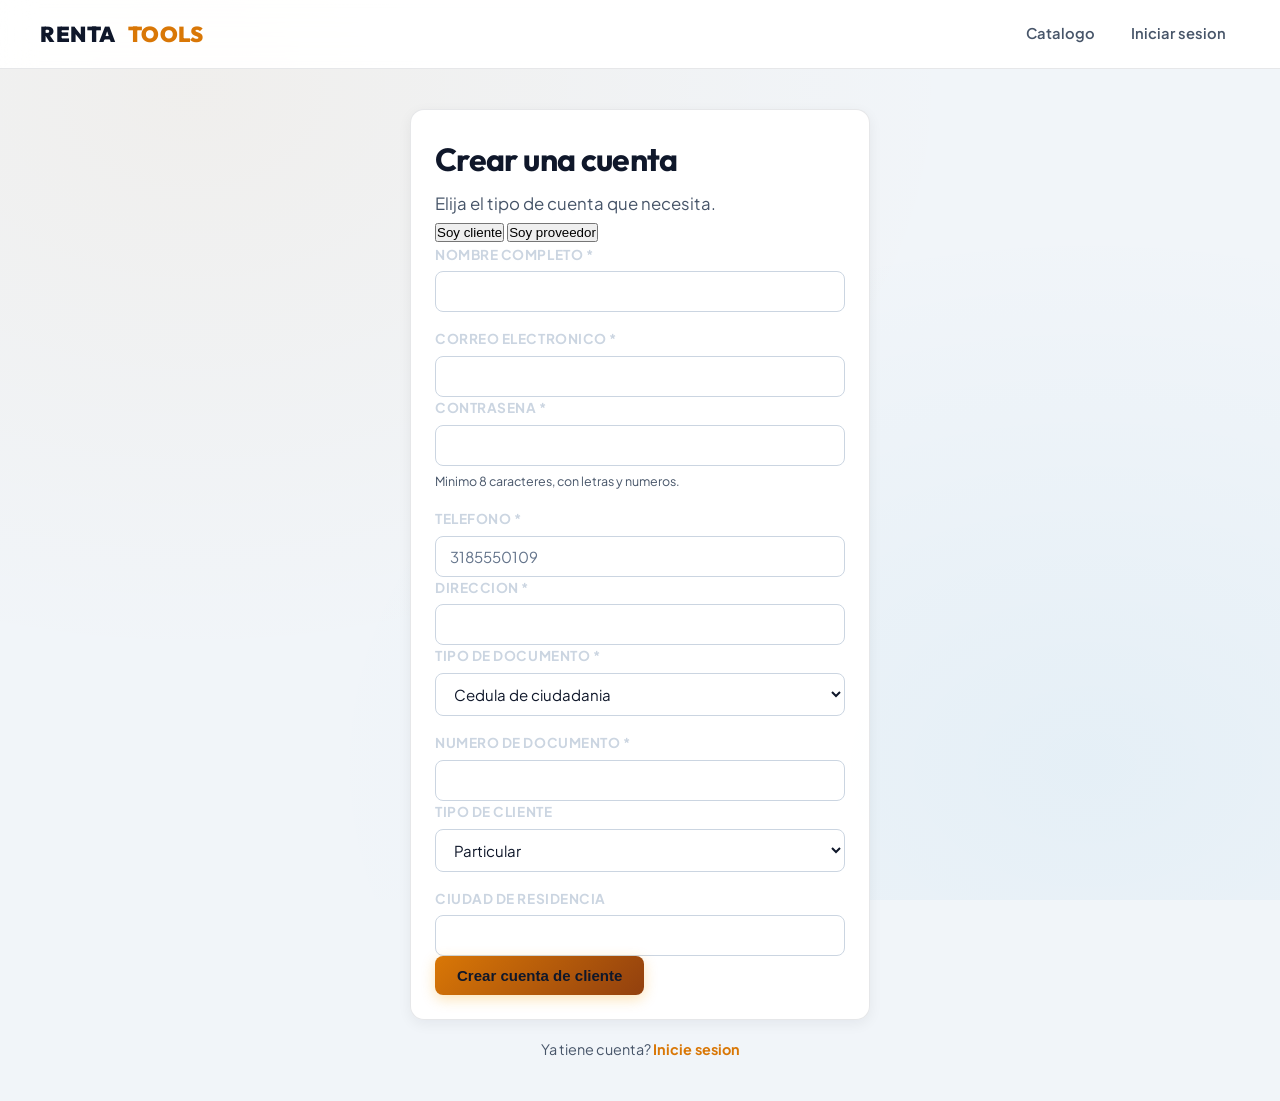
<file: frontend/registro.html>
<!DOCTYPE html>
<html lang="es">
<head>
    <meta charset="UTF-8">
    <meta name="viewport" content="width=device-width, initial-scale=1.0, viewport-fit=cover">
    <meta name="apple-mobile-web-app-capable" content="yes">
    <meta name="apple-mobile-web-app-status-bar-style" content="black-translucent">
    <meta name="theme-color" content="#080c14" media="(prefers-color-scheme: dark)">
    <meta name="theme-color" content="#f1f5f9" media="(prefers-color-scheme: light)">
    <title>Registro | RentaTools</title>
    <link rel="icon" href="img/favicon.svg" type="image/svg+xml">
    <link rel="stylesheet" href="css/styles.css">
</head>
<body>

<header class="barra-superior">
    <div class="contenedor">
        <a href="index.html" class="marca">RENTA<span>TOOLS</span></a>
        <nav class="menu">
            <a href="index.html">Catalogo</a>
            <a href="login.html">Iniciar sesion</a>
        </nav>
    </div>
</header>

<main class="pagina-centrada">
    <div class="caja-acceso ancha">
        <div class="tarjeta">
            <h1>Crear una cuenta</h1>
            <p class="subtitulo">Elija el tipo de cuenta que necesita.</p>

            <!-- Registro diferenciado: cada pestana envia a un endpoint distinto -->
            <div class="pestanas">
                <button class="pestana activa" data-tipo="cliente" type="button">Soy cliente</button>
                <button class="pestana" data-tipo="proveedor" type="button">Soy proveedor</button>
            </div>

            <div id="mensaje" class="mensaje"></div>

            <!-- ============ Formulario CLIENTE ============ -->
            <form id="form-cliente" class="formulario">
                <div class="fila-campos">
                    <div class="grupo-campo">
                        <label for="c-nombre">Nombre completo *</label>
                        <input type="text" id="c-nombre" name="nombreCompleto" required minlength="3" maxlength="120">
                    </div>
                    <div class="grupo-campo">
                        <label for="c-email">Correo electronico *</label>
                        <input type="email" id="c-email" name="email" required maxlength="100">
                    </div>
                </div>

                <div class="fila-campos">
                    <div class="grupo-campo">
                        <label for="c-password">Contrasena *</label>
                        <input type="password" id="c-password" name="password" required minlength="8" maxlength="72">
                        <span class="ayuda-campo">Minimo 8 caracteres, con letras y numeros.</span>
                    </div>
                    <div class="grupo-campo">
                        <label for="c-telefono">Telefono *</label>
                        <input type="tel" id="c-telefono" name="telefono" required placeholder="3185550109">
                    </div>
                </div>

                <div class="grupo-campo">
                    <label for="c-direccion">Direccion *</label>
                    <input type="text" id="c-direccion" name="direccion" required maxlength="180">
                </div>

                <div class="fila-campos">
                    <div class="grupo-campo">
                        <label for="c-tipoDoc">Tipo de documento *</label>
                        <select id="c-tipoDoc" name="tipoDocumento" required>
                            <option value="CC">Cedula de ciudadania</option>
                            <option value="CE">Cedula de extranjeria</option>
                            <option value="PASAPORTE">Pasaporte</option>
                            <option value="NIT">NIT</option>
                        </select>
                    </div>
                    <div class="grupo-campo">
                        <label for="c-numDoc">Numero de documento *</label>
                        <input type="text" id="c-numDoc" name="numeroDocumento" required maxlength="30">
                    </div>
                </div>

                <div class="fila-campos">
                    <div class="grupo-campo">
                        <label for="c-tipoCliente">Tipo de cliente</label>
                        <select id="c-tipoCliente" name="tipoCliente">
                            <option value="PARTICULAR">Particular</option>
                            <option value="EMPRESARIAL">Empresarial</option>
                        </select>
                    </div>
                    <div class="grupo-campo">
                        <label for="c-ciudad">Ciudad de residencia</label>
                        <input type="text" id="c-ciudad" name="ciudadResidencia" maxlength="80">
                    </div>
                </div>

                <button type="submit" class="boton">Crear cuenta de cliente</button>
            </form>

            <!-- ============ Formulario PROVEEDOR ============ -->
            <form id="form-proveedor" class="formulario oculto">
                <div class="fila-campos">
                    <div class="grupo-campo">
                        <label for="p-nombre">Nombre o representante *</label>
                        <input type="text" id="p-nombre" name="nombreCompleto" required minlength="3" maxlength="120">
                    </div>
                    <div class="grupo-campo">
                        <label for="p-email">Correo corporativo *</label>
                        <input type="email" id="p-email" name="email" required maxlength="100">
                    </div>
                </div>

                <div class="fila-campos">
                    <div class="grupo-campo">
                        <label for="p-password">Contrasena *</label>
                        <input type="password" id="p-password" name="password" required minlength="8" maxlength="72">
                        <span class="ayuda-campo">Minimo 8 caracteres, con letras y numeros.</span>
                    </div>
                    <div class="grupo-campo">
                        <label for="p-telefono">Telefono *</label>
                        <input type="tel" id="p-telefono" name="telefono" required placeholder="3135550104">
                    </div>
                </div>

                <div class="grupo-campo">
                    <label for="p-direccion">Direccion de la bodega *</label>
                    <input type="text" id="p-direccion" name="direccion" required maxlength="180">
                </div>

                <div class="fila-campos">
                    <div class="grupo-campo">
                        <label for="p-tipoDoc">Tipo de documento *</label>
                        <select id="p-tipoDoc" name="tipoDocumento" required>
                            <option value="NIT">NIT</option>
                            <option value="CC">Cedula de ciudadania</option>
                            <option value="CE">Cedula de extranjeria</option>
                            <option value="PASAPORTE">Pasaporte</option>
                        </select>
                    </div>
                    <div class="grupo-campo">
                        <label for="p-numDoc">Numero de documento / NIT *</label>
                        <input type="text" id="p-numDoc" name="numeroDocumento" required maxlength="30"
                               placeholder="900123456-1">
                    </div>
                </div>

                <div class="fila-campos">
                    <div class="grupo-campo">
                        <label for="p-razon">Razon social *</label>
                        <input type="text" id="p-razon" name="razonSocial" required maxlength="150">
                    </div>
                    <div class="grupo-campo">
                        <label for="p-comercial">Nombre comercial</label>
                        <input type="text" id="p-comercial" name="nombreComercial" maxlength="120">
                    </div>
                </div>

                <div class="fila-campos">
                    <div class="grupo-campo">
                        <label for="p-ciudad">Ciudad de operacion *</label>
                        <input type="text" id="p-ciudad" name="ciudadOperacion" required maxlength="80">
                    </div>
                    <div class="grupo-campo">
                        <label for="p-web">Sitio web</label>
                        <input type="url" id="p-web" name="sitioWeb" maxlength="150" placeholder="https://...">
                    </div>
                </div>

                <div class="mensaje mensaje-info visible" style="margin-bottom:0;">
                    Su cuenta quedara pendiente de verificacion. El administrador debe validar
                    su documentacion antes de que pueda publicar herramientas.
                </div>

                <button type="submit" class="boton">Crear cuenta de proveedor</button>
            </form>
        </div>

        <p class="pie-acceso">
            Ya tiene cuenta? <a href="login.html">Inicie sesion</a>
        </p>
    </div>
</main>

<script src="js/api.js"></script>
<script src="js/comun.js"></script>
<script src="js/registro.js"></script>
</body>
</html>
</file>
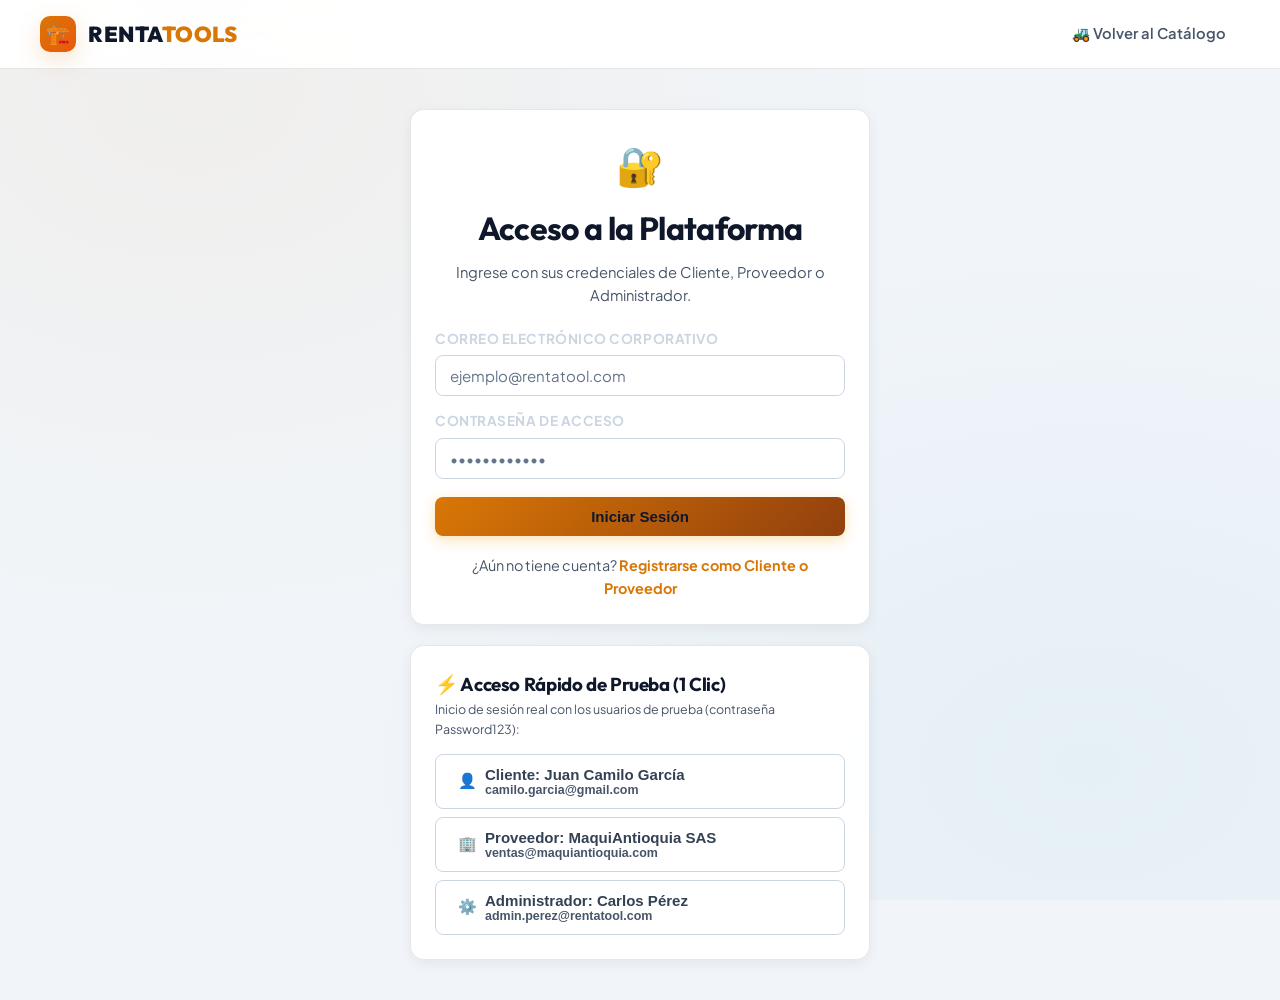
<file: frontend/reservas.html>
<!DOCTYPE html>
<html lang="es">
<head>
    <meta charset="UTF-8">
    <meta name="viewport" content="width=device-width, initial-scale=1.0, viewport-fit=cover">
    <meta name="theme-color" content="#080c14">
    <title>Mi cuenta | RentaTools</title>
    <link rel="icon" href="img/favicon.svg" type="image/svg+xml">
    <link rel="stylesheet" href="css/styles.css">
</head>
<body>

<header class="barra-superior">
    <div class="contenedor">
        <a href="index.html" class="marca">
            <div class="marca-icono">🏗️</div>
            <div>RENTA<span>TOOLS</span><small class="marca-sub">EQUIPOS DE CONSTRUCCIÓN</small></div>
        </a>
        <nav class="menu" id="menu-sesion"></nav>
    </div>
</header>

<main class="contenedor seccion">

    <div class="fila-encabezado">
        <div>
            <h1>Mi cuenta</h1>
            <p class="subtitulo" style="margin:0;">Reservas, pagos, facturas electrónicas, favoritos y reseñas.</p>
        </div>
        <a href="index.html" class="boton">+ Alquilar un equipo</a>
    </div>

    <div id="mensaje" class="mensaje"></div>

    <div class="pestanas" id="pestanas-cuenta">
        <button class="pestana activa" data-panel="panel-reservas">📋 Reservas</button>
        <button class="pestana" data-panel="panel-pagos">💳 Pagos y facturas</button>
        <button class="pestana" data-panel="panel-favoritos">❤️ Favoritos</button>
        <button class="pestana" data-panel="panel-resenas">⭐ Reseñas</button>
    </div>

    <!-- Reservas -->
    <section class="tarjeta panel-pestana" id="panel-reservas">
        <div class="fila-encabezado">
            <h2>Mis reservas</h2>
            <button class="boton boton-secundario boton-pequeno" id="btn-refrescar">Actualizar</button>
        </div>
        <div class="envoltura-tabla">
            <table>
                <thead>
                    <tr>
                        <th>Código</th>
                        <th>Equipos</th>
                        <th>Fechas</th>
                        <th>Estado</th>
                        <th>Valor / Depósito</th>
                        <th>Pagado</th>
                        <th>Acciones</th>
                    </tr>
                </thead>
                <tbody id="tabla-reservas"></tbody>
            </table>
        </div>
        <p class="ayuda-campo" style="margin-top:12px;">
            Flujo: SOLICITADA → el proveedor la APRUEBA → usted paga → el proveedor despacha (EN CURSO) →
            usted devuelve el equipo (FINALIZADA) → puede calificarlo.
        </p>
    </section>

    <!-- Pagos -->
    <section class="tarjeta panel-pestana oculto" id="panel-pagos">
        <h2>Pagos realizados</h2>
        <div class="envoltura-tabla">
            <table>
                <thead>
                    <tr><th>Transacción</th><th>Reserva</th><th>Concepto</th><th>Monto</th><th>Fecha</th><th>Factura</th></tr>
                </thead>
                <tbody id="tabla-pagos"></tbody>
            </table>
        </div>
    </section>

    <!-- Favoritos -->
    <section class="tarjeta panel-pestana oculto" id="panel-favoritos">
        <h2>Equipos favoritos</h2>
        <div id="lista-favoritos" class="rejilla-tarjetas"></div>
    </section>

    <!-- Resenas -->
    <section class="panel-pestana oculto" id="panel-resenas">
        <div class="tarjeta" style="margin-bottom:20px;">
            <h2>Equipos por calificar</h2>
            <p class="ayuda-campo">Aparecen aquí los equipos de sus alquileres finalizados que aún no ha calificado.</p>
            <div id="lista-pendientes" class="lista-pendientes"></div>
        </div>
        <div class="tarjeta">
            <h2>Mis reseñas</h2>
            <div id="lista-mis-resenas" class="lista-resenas"></div>
        </div>
    </section>

</main>

<!-- Modal: detalle de reserva -->
<div class="fondo-modal" id="modal-reserva">
    <div class="modal modal-ancho">
        <div class="cabecera-modal">
            <h2 id="reserva-titulo">Reserva</h2>
            <button class="cerrar-modal" data-cerrar="modal-reserva" aria-label="Cerrar">&times;</button>
        </div>
        <div class="cuerpo-modal" id="reserva-cuerpo"></div>
        <div class="pie-modal">
            <button class="boton boton-secundario" data-cerrar="modal-reserva">Cerrar</button>
        </div>
    </div>
</div>

<!-- Modal: pago -->
<div class="fondo-modal" id="modal-pago">
    <div class="modal">
        <div class="cabecera-modal">
            <h2>Pagar reserva</h2>
            <button class="cerrar-modal" data-cerrar="modal-pago" aria-label="Cerrar">&times;</button>
        </div>
        <div class="cuerpo-modal">
            <p class="subtitulo" id="pago-subtitulo"></p>
            <div id="pago-mensaje" class="mensaje"></div>

            <form id="form-pago">
                <input type="hidden" id="pago-id-reserva">
                <div class="grupo-campo">
                    <label for="pago-tipo">Concepto *</label>
                    <select id="pago-tipo" required></select>
                </div>
                <div class="grupo-campo">
                    <label for="pago-metodo">Método de pago *</label>
                    <select id="pago-metodo" required></select>
                </div>
                <div class="grupo-campo">
                    <label for="pago-monto">Monto a pagar (COP)</label>
                    <input type="number" id="pago-monto" readonly>
                    <span class="ayuda-campo" id="pago-ayuda"></span>
                </div>

                <div class="caja-factura">
                    <div class="factura-header"><h4>Vista previa de la factura</h4></div>
                    <div class="factura-fila-total"><span>Base gravable:</span><strong id="prev-subtotal">$ 0</strong></div>
                    <div class="factura-fila-total"><span>IVA (19 %):</span><strong id="prev-iva">$ 0</strong></div>
                    <div class="factura-fila-total gran-total"><span>Total:</span><strong id="prev-total">$ 0</strong></div>
                </div>

                <div class="fila-botones fila-botones-derecha">
                    <button type="button" class="boton boton-secundario" data-cerrar="modal-pago">Cancelar</button>
                    <button type="submit" class="boton" id="btn-confirmar-pago">Pagar</button>
                </div>
            </form>
        </div>
    </div>
</div>

<!-- Modal: factura -->
<div class="fondo-modal" id="modal-factura">
    <div class="modal">
        <div class="cabecera-modal">
            <h2>Factura electrónica</h2>
            <button class="cerrar-modal" data-cerrar="modal-factura" aria-label="Cerrar">&times;</button>
        </div>
        <div class="cuerpo-modal" id="factura-cuerpo"></div>
        <div class="pie-modal">
            <button class="boton boton-secundario" data-cerrar="modal-factura">Cerrar</button>
            <button class="boton boton-secundario" id="btn-descargar-factura">Descargar .txt</button>
            <button class="boton" onclick="window.print()">Imprimir</button>
        </div>
    </div>
</div>

<script src="js/api.js"></script>
<script src="js/comun.js"></script>
<script src="js/reservas.js"></script>
</body>
</html>
</file>
<file: frontend/css/styles.css>
/* ==========================================================================
   Plataforma de Renta de Herramientas y Construccion - Sistema de Diseno Pro
   Aesthetic: Dark Modern Glassmorphism & Industrial Machining Excellence
   ========================================================================== */

@import url('https://fonts.googleapis.com/css2?family=Outfit:wght@400;500;600;700;800;900&family=Plus+Jakarta+Sans:wght@300;400;500;600;700;800&display=swap');

:root {
    /* Superficies y Fondos */
    --color-fondo:          #080c14;
    --color-superficie:     #0f172a;
    --color-superficie-2:   #1e293b;
    --color-superficie-3:   #334155;
    --color-vidrio:         rgba(15, 23, 42, 0.82);
    --color-vidrio-tarjeta: rgba(30, 41, 59, 0.65);
    --color-borde:          rgba(255, 255, 255, 0.08);
    --color-borde-fuerte:   rgba(255, 255, 255, 0.16);

    /* Textos */
    --color-texto:          #f8fafc;
    --color-texto-suave:    #94a3b8;
    --color-texto-apagado:  #64748b;

    /* Acentos y Paleta Industrial */
    --color-acento:         #f59e0b;
    --color-acento-claro:   #fbbf24;
    --color-acento-oscuro:  #d97706;
    --color-acento-resplandor: rgba(245, 158, 11, 0.35);

    /* Estados y Feedback */
    --color-exito:          #10b981;
    --color-exito-bg:       rgba(16, 185, 129, 0.15);
    --color-error:          #f43f5e;
    --color-error-bg:       rgba(244, 63, 94, 0.15);
    --color-aviso:          #eab308;
    --color-aviso-bg:       rgba(234, 179, 8, 0.15);
    --color-info:           #06b6d4;
    --color-info-bg:        rgba(6, 182, 212, 0.15);

    /* Medidas y Efectos */
    --radio-sm:  8px;
    --radio:     14px;
    --radio-lg:  20px;
    --sombra-sm: 0 4px 12px rgba(0, 0, 0, 0.25);
    --sombra:    0 12px 32px -4px rgba(0, 0, 0, 0.5);
    --sombra-dorada: 0 8px 24px -2px rgba(245, 158, 11, 0.25);
    --transicion: all 0.22s cubic-bezier(0.16, 1, 0.3, 1);
    --ancho-max: 1240px;
}

/* ==========================================================================
   TEMA CLARO (MODO DÍA)
   ========================================================================== */
[data-theme="light"] {
    --color-fondo:          #f1f5f9;
    --color-superficie:     #ffffff;
    --color-superficie-2:   #f8fafc;
    --color-superficie-3:   #e2e8f0;
    --color-vidrio:         rgba(255, 255, 255, 0.94);
    --color-vidrio-tarjeta: rgba(255, 255, 255, 0.96);
    --color-borde:          rgba(15, 23, 42, 0.1);
    --color-borde-fuerte:   rgba(15, 23, 42, 0.2);

    --color-texto:          #0f172a;
    --color-texto-suave:    #475569;
    --color-texto-apagado:  #64748b;

    --color-acento:         #d97706;
    --color-acento-claro:   #b45309;
    --color-acento-oscuro:  #92400e;
    --color-acento-resplandor: rgba(217, 119, 6, 0.25);

    --color-exito:          #059669;
    --color-exito-bg:       rgba(5, 150, 105, 0.12);
    --color-error:          #e11d48;
    --color-error-bg:       rgba(225, 29, 72, 0.12);
    --color-aviso:          #d97706;
    --color-aviso-bg:       rgba(217, 119, 6, 0.12);
    --color-info:           #0284c7;
    --color-info-bg:        rgba(2, 132, 199, 0.12);

    --sombra-sm: 0 4px 14px rgba(15, 23, 42, 0.06);
    --sombra:    0 14px 34px -4px rgba(15, 23, 42, 0.12);
    --sombra-dorada: 0 8px 24px -2px rgba(217, 119, 6, 0.25);
}

[data-theme="light"] body {
    background-color: var(--color-fondo);
    background-image: 
        radial-gradient(at 15% 10%, rgba(217, 119, 6, 0.05) 0px, transparent 50%),
        radial-gradient(at 85% 85%, rgba(2, 132, 199, 0.05) 0px, transparent 50%);
    color: var(--color-texto);
}

[data-theme="light"] .marca {
    color: #0f172a;
}

[data-theme="light"] .barra-demo {
    background: linear-gradient(90deg, #e2e8f0 0%, #f8fafc 50%, #e2e8f0 100%);
    border-bottom: 1px solid #cbd5e1;
    color: #334155;
}

[data-theme="light"] .boton-demo-rol {
    background: #ffffff;
    border-color: #cbd5e1;
    color: #334155;
}

[data-theme="light"] .boton-demo-rol:hover {
    background: var(--color-acento);
    color: #ffffff;
    border-color: var(--color-acento);
}

[data-theme="light"] input, 
[data-theme="light"] select, 
[data-theme="light"] textarea {
    background: #ffffff;
    border-color: #cbd5e1;
    color: #0f172a;
}

[data-theme="light"] input:focus, 
[data-theme="light"] select:focus, 
[data-theme="light"] textarea:focus {
    background: #ffffff;
    border-color: var(--color-acento);
    box-shadow: 0 0 0 3px var(--color-acento-resplandor);
}

[data-theme="light"] th {
    background: #f1f5f9;
    color: #475569;
    border-bottom: 1px solid #cbd5e1;
}

[data-theme="light"] td {
    color: #1e293b;
    border-bottom: 1px solid #e2e8f0;
}

[data-theme="light"] tr:hover td {
    background: rgba(15, 23, 42, 0.02);
}

[data-theme="light"] .modal {
    background: #ffffff;
    color: #0f172a;
    border: 1px solid #e2e8f0;
    box-shadow: 0 25px 60px -15px rgba(0, 0, 0, 0.2);
}

[data-theme="light"] .caja-factura {
    background: #f8fafc;
    border: 1px dashed #cbd5e1;
}

[data-theme="light"] .dato {
    background: #f8fafc;
    border: 1px solid #e2e8f0;
}

[data-theme="light"] .dato .valor {
    color: #0f172a;
}

[data-theme="light"] .tarjeta-herramienta {
    background: #ffffff;
    border: 1px solid #e2e8f0;
}

[data-theme="light"] .tarjeta-herramienta h3 {
    color: #0f172a;
}

[data-theme="light"] .tarjeta-kpi {
    background: #ffffff;
    border: 1px solid #e2e8f0;
}

[data-theme="light"] .kpi-valor {
    color: #0f172a;
}

[data-theme="light"] .boton-secundario {
    background: #ffffff;
    color: #334155;
    border: 1px solid #cbd5e1;
}

[data-theme="light"] .boton-secundario:hover {
    background: #f1f5f9;
    color: #0f172a;
}

[data-theme="light"] .usuario-sesion {
    background: #f1f5f9;
    color: #0f172a;
    border: 1px solid #e2e8f0;
}

[data-theme="light"] .menu a {
    color: #475569;
}

[data-theme="light"] .menu a:hover {
    color: #0f172a;
    background: #f1f5f9;
}

[data-theme="light"] .menu a.activo {
    color: var(--color-acento);
    background: rgba(217, 119, 6, 0.1);
    border: 1px solid rgba(217, 119, 6, 0.25);
}

[data-theme="light"] .pie-modal {
    background: #f8fafc;
    border-top: 1px solid #e2e8f0;
}

[data-theme="light"] .cerrar-modal {
    color: #64748b;
}

[data-theme="light"] .cerrar-modal:hover {
    color: #0f172a;
}

/* Boton Toggle Tema */
.boton-toggle-tema {
    cursor: pointer;
    background: rgba(255, 255, 255, 0.1);
    border: 1px solid var(--color-borde-fuerte);
    color: var(--color-texto);
    padding: 6px 14px;
    border-radius: 20px;
    font-size: 0.82rem;
    font-weight: 700;
    display: inline-flex;
    align-items: center;
    gap: 6px;
    transition: var(--transicion);
}

.boton-toggle-tema:hover {
    background: var(--color-acento);
    color: #0f172a;
    border-color: var(--color-acento);
    transform: translateY(-1px);
}

[data-theme="light"] .boton-toggle-tema {
    background: #ffffff;
    border-color: #cbd5e1;
    color: #334155;
}

[data-theme="light"] .boton-toggle-tema:hover {
    background: var(--color-acento);
    color: #ffffff;
}

.boton-toggle-nav {
    padding: 6px 12px;
    font-size: 0.8rem;
    border-radius: var(--radio-sm);
}

html {
    scroll-behavior: smooth;
    -webkit-text-size-adjust: 100%;
    text-size-adjust: 100%;
}

* {
    box-sizing: border-box;
    margin: 0;
    padding: 0;
}

/* ==========================================================================
   OPTIMIZACIÓN MAC / RETINA Y SCROLLBARS NATIVAS ESTILO MACOS
   ========================================================================== */
body {
    font-family: 'Plus Jakarta Sans', -apple-system, BlinkMacSystemFont, "SF Pro Text", "SF Pro Display", "Helvetica Neue", Helvetica, Arial, sans-serif;
    -webkit-font-smoothing: antialiased;
    -moz-osx-font-smoothing: grayscale;
    text-rendering: optimizeLegibility;
    background-color: var(--color-fondo);
    background-image: 
        radial-gradient(at 15% 10%, rgba(245, 158, 11, 0.08) 0px, transparent 50%),
        radial-gradient(at 85% 85%, rgba(6, 182, 212, 0.06) 0px, transparent 50%);
    background-attachment: fixed;
    color: var(--color-texto);
    line-height: 1.6;
    min-height: 100vh;
    display: flex;
    flex-direction: column;
    padding-top: env(safe-area-inset-top, 0);
    padding-bottom: env(safe-area-inset-bottom, 0);
    padding-left: env(safe-area-inset-left, 0);
    padding-right: env(safe-area-inset-right, 0);
}

/* Scrollbars sutiles y elegantes estilo macOS */
::-webkit-scrollbar {
    width: 8px;
    height: 8px;
}
::-webkit-scrollbar-track {
    background: transparent;
}
::-webkit-scrollbar-thumb {
    background: rgba(148, 163, 184, 0.28);
    border-radius: 9999px;
    border: 2px solid transparent;
    background-clip: padding-box;
    transition: background 0.2s ease;
}
::-webkit-scrollbar-thumb:hover {
    background: rgba(148, 163, 184, 0.55);
}

h1, h2, h3, h4, .marca {
    font-family: 'Outfit', sans-serif;
    letter-spacing: -0.02em;
}

/* ------------------------------------------------------------- Barra Demo Rápido */
.barra-demo {
    background: linear-gradient(90deg, #1e1b4b 0%, #0f172a 50%, #1e1b4b 100%);
    border-bottom: 1px solid var(--color-borde);
    padding: 8px 16px;
    font-size: 0.82rem;
    display: flex;
    align-items: center;
    justify-content: space-between;
    gap: 12px;
    flex-wrap: wrap;
    z-index: 100;
}

.barra-demo-grupo {
    display: flex;
    align-items: center;
    gap: 8px;
    flex-wrap: wrap;
}

.boton-demo-rol {
    background: rgba(255, 255, 255, 0.08);
    border: 1px solid var(--color-borde-fuerte);
    color: #e2e8f0;
    padding: 4px 10px;
    border-radius: 20px;
    font-size: 0.78rem;
    font-weight: 600;
    cursor: pointer;
    transition: var(--transicion);
    display: inline-flex;
    align-items: center;
    gap: 5px;
}

.boton-demo-rol:hover {
    background: var(--color-acento);
    color: #0f172a;
    border-color: var(--color-acento);
    transform: translateY(-1px);
}

.badge-estado-conexion {
    display: inline-flex;
    align-items: center;
    gap: 6px;
    padding: 4px 10px;
    border-radius: 20px;
    font-size: 0.76rem;
    font-weight: 700;
    letter-spacing: 0.02em;
}

.badge-estado-conexion.online {
    background: var(--color-exito-bg);
    color: #34d399;
    border: 1px solid rgba(16, 185, 129, 0.3);
}

.badge-estado-conexion.offline {
    background: var(--color-aviso-bg);
    color: #fde047;
    border: 1px solid rgba(234, 179, 8, 0.3);
}

.pulso-dot {
    width: 8px;
    height: 8px;
    border-radius: 50%;
    display: inline-block;
}

.pulso-dot.verde {
    background: #10b981;
    box-shadow: 0 0 8px #10b981;
    animation: pulso 2s infinite;
}

.pulso-dot.amarillo {
    background: #eab308;
    box-shadow: 0 0 8px #eab308;
    animation: pulso 2s infinite;
}

@keyframes pulso {
    0% { transform: scale(0.95); opacity: 0.8; }
    50% { transform: scale(1.2); opacity: 1; }
    100% { transform: scale(0.95); opacity: 0.8; }
}

/* ------------------------------------------------------------- Barra Superior */
.barra-superior {
    background: var(--color-vidrio);
    backdrop-filter: blur(16px);
    -webkit-backdrop-filter: blur(16px);
    border-bottom: 1px solid var(--color-borde);
    position: sticky;
    top: 0;
    z-index: 90;
    transition: var(--transicion);
}

.barra-superior .contenedor {
    display: flex;
    align-items: center;
    justify-content: space-between;
    gap: 20px;
    min-height: 68px;
    flex-wrap: wrap;
}

.marca {
    display: flex;
    align-items: center;
    gap: 12px;
    font-weight: 900;
    font-size: 1.35rem;
    color: #ffffff;
    text-decoration: none;
    letter-spacing: 0.5px;
}

.marca-icono {
    background: linear-gradient(135deg, var(--color-acento) 0%, #ea580c 100%);
    width: 36px;
    height: 36px;
    border-radius: 10px;
    display: flex;
    align-items: center;
    justify-content: center;
    font-size: 1.2rem;
    box-shadow: var(--sombra-dorada);
}

.marca span {
    color: var(--color-acento);
}

.menu {
    display: flex;
    align-items: center;
    gap: 8px;
    flex-wrap: wrap;
}

.menu a {
    color: var(--color-texto-suave);
    text-decoration: none;
    padding: 8px 14px;
    border-radius: var(--radio-sm);
    font-size: 0.92rem;
    font-weight: 600;
    transition: var(--transicion);
    display: inline-flex;
    align-items: center;
    gap: 6px;
}

.menu a:hover {
    color: #ffffff;
    background: rgba(255, 255, 255, 0.06);
}

.menu a.activo {
    color: var(--color-acento);
    background: rgba(245, 158, 11, 0.12);
    border: 1px solid rgba(245, 158, 11, 0.25);
}

.usuario-sesion {
    display: flex;
    align-items: center;
    gap: 10px;
    background: var(--color-superficie-2);
    padding: 6px 14px;
    border-radius: 30px;
    border: 1px solid var(--color-borde);
    font-size: 0.88rem;
    font-weight: 600;
}

.etiqueta-rol {
    background: var(--color-acento);
    color: #0f172a;
    font-size: 0.72rem;
    font-weight: 800;
    padding: 2px 8px;
    border-radius: 12px;
    text-transform: uppercase;
}

/* ------------------------------------------------------------- Layout Base */
.contenedor {
    width: 100%;
    max-width: var(--ancho-max);
    margin: 0 auto;
    padding: 0 20px;
}

.seccion {
    padding: 40px 0 60px;
    flex: 1;
}

.fila-encabezado {
    display: flex;
    align-items: center;
    justify-content: space-between;
    gap: 20px;
    margin-bottom: 28px;
    flex-wrap: wrap;
}

.subtitulo {
    color: var(--color-texto-suave);
    font-size: 1.05rem;
    margin-top: 6px;
    max-width: 760px;
}

/* ------------------------------------------------------------- Hero Banner Premium */
.hero-catalogo {
    position: relative;
    border-radius: var(--radio-lg);
    overflow: hidden;
    margin-bottom: 36px;
    border: 1px solid var(--color-borde-fuerte);
    box-shadow: var(--sombra);
    min-height: 380px;
    display: flex;
    align-items: center;
}

.hero-fondo {
    position: absolute;
    inset: 0;
    background-image: linear-gradient(90deg, rgba(8, 12, 20, 0.95) 0%, rgba(15, 23, 42, 0.8) 60%, rgba(8, 12, 20, 0.6) 100%),
                      url('../img/hero.jpg');
    background-size: cover;
    background-position: center;
    z-index: 1;
}

.hero-contenido {
    position: relative;
    z-index: 2;
    padding: 48px;
    max-width: 820px;
}

.hero-tag {
    display: inline-flex;
    align-items: center;
    gap: 8px;
    background: rgba(245, 158, 11, 0.18);
    color: var(--color-acento-claro);
    border: 1px solid rgba(245, 158, 11, 0.35);
    padding: 6px 14px;
    border-radius: 30px;
    font-size: 0.82rem;
    font-weight: 700;
    text-transform: uppercase;
    letter-spacing: 0.05em;
    margin-bottom: 16px;
}

.hero-titulo {
    font-size: clamp(2rem, 4vw, 3rem);
    font-weight: 900;
    line-height: 1.15;
    color: #ffffff;
    margin-bottom: 16px;
}

.hero-titulo span {
    background: linear-gradient(135deg, #f59e0b 0%, #fbbf24 100%);
    -webkit-background-clip: text;
    -webkit-text-fill-color: transparent;
}

.hero-descripcion {
    font-size: 1.1rem;
    color: #cbd5e1;
    margin-bottom: 28px;
    line-height: 1.6;
}

.hero-estadisticas {
    display: grid;
    grid-template-columns: repeat(auto-fit, minmax(130px, 1fr));
    gap: 16px;
    margin-top: 24px;
    padding-top: 24px;
    border-top: 1px solid rgba(255, 255, 255, 0.1);
}

.stat-item h4 {
    font-size: 1.6rem;
    font-weight: 900;
    color: var(--color-acento-claro);
    line-height: 1;
}

.stat-item p {
    font-size: 0.78rem;
    color: #94a3b8;
    text-transform: uppercase;
    font-weight: 600;
    letter-spacing: 0.04em;
    margin-top: 4px;
}

/* ------------------------------------------------------------- Píldoras de Categoría */
.pildoras-categorias {
    display: flex;
    gap: 10px;
    overflow-x: auto;
    padding-bottom: 12px;
    margin-bottom: 24px;
    scrollbar-width: thin;
}

.pildoras-categorias::-webkit-scrollbar {
    height: 4px;
}
.pildoras-categorias::-webkit-scrollbar-thumb {
    background: var(--color-borde-fuerte);
    border-radius: 4px;
}

.pildora-cat {
    background: var(--color-superficie);
    border: 1px solid var(--color-borde);
    color: var(--color-texto-suave);
    padding: 8px 16px;
    border-radius: 30px;
    font-size: 0.88rem;
    font-weight: 600;
    cursor: pointer;
    white-space: nowrap;
    transition: var(--transicion);
    display: inline-flex;
    align-items: center;
    gap: 8px;
}

.pildora-cat:hover {
    background: var(--color-superficie-2);
    color: #ffffff;
    border-color: var(--color-borde-fuerte);
}

.pildora-cat.activa {
    background: var(--color-acento);
    color: #0f172a;
    border-color: var(--color-acento);
    box-shadow: var(--sombra-dorada);
}

/* ------------------------------------------------------------- Tarjeta y Formularios */
.tarjeta {
    background: var(--color-vidrio-tarjeta);
    backdrop-filter: blur(12px);
    -webkit-backdrop-filter: blur(12px);
    border: 1px solid var(--color-borde);
    border-radius: var(--radio);
    padding: 24px;
    box-shadow: var(--sombra-sm);
    transition: var(--transicion);
}

.tarjeta:hover {
    border-color: var(--color-borde-fuerte);
}

.tarjeta h2 {
    font-size: 1.3rem;
    margin-bottom: 16px;
    display: flex;
    align-items: center;
    gap: 10px;
}

.filtros {
    display: grid;
    grid-template-columns: repeat(auto-fit, minmax(180px, 1fr));
    gap: 16px;
}

.grupo-campo {
    display: flex;
    flex-direction: column;
    gap: 6px;
}

.grupo-campo label {
    font-size: 0.85rem;
    font-weight: 700;
    color: #cbd5e1;
    text-transform: uppercase;
    letter-spacing: 0.04em;
}

input, select, textarea {
    width: 100%;
    background: var(--color-superficie-2);
    border: 1px solid var(--color-borde);
    border-radius: var(--radio-sm);
    color: #ffffff;
    padding: 10px 14px;
    font-size: 0.94rem;
    font-family: inherit;
    transition: var(--transicion);
}

input:focus, select:focus, textarea:focus {
    outline: none;
    border-color: var(--color-acento);
    box-shadow: 0 0 0 3px var(--color-acento-resplandor);
    background: #1e293b;
}

input::placeholder, textarea::placeholder {
    color: var(--color-texto-apagado);
}

.ayuda-campo {
    font-size: 0.78rem;
    color: var(--color-texto-suave);
}

.fila-campos {
    display: grid;
    grid-template-columns: repeat(auto-fit, minmax(200px, 1fr));
    gap: 16px;
}

/* ------------------------------------------------------------- Botones */
.boton {
    background: linear-gradient(135deg, var(--color-acento) 0%, var(--color-acento-oscuro) 100%);
    color: #0f172a;
    border: none;
    padding: 11px 22px;
    border-radius: var(--radio-sm);
    font-size: 0.94rem;
    font-weight: 700;
    cursor: pointer;
    transition: var(--transicion);
    display: inline-flex;
    align-items: center;
    justify-content: center;
    gap: 8px;
    text-decoration: none;
    box-shadow: 0 4px 14px rgba(245, 158, 11, 0.3);
}

.boton:hover {
    transform: translateY(-2px);
    box-shadow: 0 6px 20px rgba(245, 158, 11, 0.45);
    filter: brightness(1.08);
}

.boton:active {
    transform: translateY(0);
}

.boton-secundario {
    background: var(--color-superficie-2);
    color: #e2e8f0;
    border: 1px solid var(--color-borde-fuerte);
    box-shadow: none;
}

.boton-secundario:hover {
    background: var(--color-superficie-3);
    color: #ffffff;
    border-color: rgba(255, 255, 255, 0.25);
    box-shadow: var(--sombra-sm);
}

.boton-peligro {
    background: linear-gradient(135deg, #ef4444 0%, #b91c1c 100%);
    color: #ffffff;
    box-shadow: 0 4px 14px rgba(239, 68, 68, 0.35);
}

.boton-peligro:hover {
    box-shadow: 0 6px 20px rgba(239, 68, 68, 0.5);
}

.boton-pequeno {
    padding: 6px 14px;
    font-size: 0.82rem;
    border-radius: 6px;
}

/* ------------------------------------------------------------- Rejilla Catálogo */
.rejilla-tarjetas {
    display: grid;
    grid-template-columns: repeat(auto-fill, minmax(290px, 1fr));
    gap: 24px;
    margin-top: 16px;
}

.tarjeta-herramienta {
    background: var(--color-superficie);
    border: 1px solid var(--color-borde);
    border-radius: var(--radio);
    overflow: hidden;
    display: flex;
    flex-direction: column;
    box-shadow: var(--sombra-sm);
    transition: var(--transicion);
    position: relative;
}

.tarjeta-herramienta:hover {
    transform: translateY(-5px);
    border-color: rgba(245, 158, 11, 0.4);
    box-shadow: var(--sombra), 0 0 20px rgba(245, 158, 11, 0.15);
}

.imagen-herramienta {
    width: 100%;
    height: 190px;
    background: #090d16;
    position: relative;
    overflow: hidden;
    display: flex;
    align-items: center;
    justify-content: center;
}

.imagen-herramienta img {
    width: 100%;
    height: 100%;
    object-fit: cover;
    transition: transform 0.4s ease;
}

.tarjeta-herramienta:hover .imagen-herramienta img {
    transform: scale(1.06);
}

.badge-flotante {
    position: absolute;
    top: 12px;
    right: 12px;
    z-index: 5;
}

.cuerpo-tarjeta {
    padding: 20px;
    display: flex;
    flex-direction: column;
    flex: 1;
    gap: 8px;
}

.tarjeta-herramienta h3 {
    font-size: 1.15rem;
    font-weight: 800;
    color: #ffffff;
    line-height: 1.3;
}

.marca-modelo {
    font-size: 0.85rem;
    color: var(--color-texto-suave);
    font-weight: 500;
}

.categoria-tag {
    font-size: 0.76rem;
    color: var(--color-info);
    background: var(--color-info-bg);
    border: 1px solid rgba(6, 182, 212, 0.25);
    padding: 2px 8px;
    border-radius: 12px;
    display: inline-block;
    align-self: flex-start;
    font-weight: 700;
}

.precio-caja {
    margin-top: auto;
    padding-top: 14px;
    border-top: 1px solid var(--color-borde);
    display: flex;
    align-items: baseline;
    justify-content: space-between;
}

.precio {
    font-family: 'Outfit', sans-serif;
    font-size: 1.45rem;
    font-weight: 900;
    color: var(--color-acento);
}

.precio small {
    font-size: 0.82rem;
    font-weight: 500;
    color: var(--color-texto-suave);
}

.botones-tarjeta {
    display: grid;
    grid-template-columns: 1fr 1fr;
    gap: 10px;
    margin-top: 12px;
}

/* ------------------------------------------------------------- Insignias de Estado */
.insignia {
    display: inline-flex;
    align-items: center;
    gap: 6px;
    font-size: 0.74rem;
    font-weight: 800;
    padding: 3px 10px;
    border-radius: 20px;
    text-transform: uppercase;
    letter-spacing: 0.04em;
    width: fit-content;
}

.insignia::before {
    content: '';
    width: 6px;
    height: 6px;
    border-radius: 50%;
}

.insignia-disponible {
    background: var(--color-exito-bg);
    color: #34d399;
    border: 1px solid rgba(16, 185, 129, 0.35);
}
.insignia-disponible::before { background: #10b981; }

.insignia-alquilada, .insignia-en_curso {
    background: var(--color-info-bg);
    color: #38bdf8;
    border: 1px solid rgba(6, 182, 212, 0.35);
}
.insignia-alquilada::before, .insignia-en_curso::before { background: #06b6d4; }

.insignia-mantenimiento {
    background: var(--color-error-bg);
    color: #fb7185;
    border: 1px solid rgba(244, 63, 94, 0.35);
}
.insignia-mantenimiento::before { background: #f43f5e; }

.insignia-solicitada {
    background: var(--color-aviso-bg);
    color: #fde047;
    border: 1px solid rgba(234, 179, 8, 0.35);
}
.insignia-solicitada::before { background: #eab308; }

.insignia-aprobada {
    background: rgba(168, 85, 247, 0.15);
    color: #c084fc;
    border: 1px solid rgba(168, 85, 247, 0.35);
}
.insignia-aprobada::before { background: #a855f7; }

.insignia-finalizada {
    background: rgba(148, 163, 184, 0.15);
    color: #cbd5e1;
    border: 1px solid rgba(148, 163, 184, 0.3);
}
.insignia-finalizada::before { background: #94a3b8; }

.insignia-cancelada, .insignia-rechazada {
    background: rgba(239, 68, 68, 0.15);
    color: #fca5a5;
    border: 1px solid rgba(239, 68, 68, 0.3);
}
.insignia-cancelada::before, .insignia-rechazada::before { background: #ef4444; }

/* ------------------------------------------------------------- Tablas */
.envoltura-tabla {
    overflow-x: auto;
    border-radius: var(--radio-sm);
    border: 1px solid var(--color-borde);
    background: var(--color-superficie);
}

table {
    width: 100%;
    border-collapse: collapse;
    font-size: 0.92rem;
    text-align: left;
}

th {
    background: #172033;
    color: #94a3b8;
    font-weight: 700;
    text-transform: uppercase;
    font-size: 0.78rem;
    letter-spacing: 0.05em;
    padding: 14px 18px;
    border-bottom: 1px solid var(--color-borde-fuerte);
}

td {
    padding: 14px 18px;
    border-bottom: 1px solid var(--color-borde);
    color: #e2e8f0;
}

tr:hover td {
    background: rgba(255, 255, 255, 0.02);
}

.acciones-celda {
    display: flex;
    gap: 8px;
    flex-wrap: wrap;
}

/* ------------------------------------------------------------- Modales */
.fondo-modal {
    position: fixed;
    inset: 0;
    background: rgba(4, 7, 14, 0.82);
    backdrop-filter: blur(10px);
    -webkit-backdrop-filter: blur(10px);
    display: none;
    align-items: center;
    justify-content: center;
    z-index: 999;
    padding: 20px;
    opacity: 0;
    transition: opacity 0.25s ease;
}

.fondo-modal.visible {
    display: flex;
    opacity: 1;
}

.modal {
    background: #0f172a;
    border: 1px solid var(--color-borde-fuerte);
    border-radius: var(--radio-lg);
    box-shadow: 0 25px 60px -15px rgba(0, 0, 0, 0.8), 0 0 30px rgba(245, 158, 11, 0.1);
    width: 100%;
    max-width: 650px;
    max-height: 90vh;
    overflow-y: auto;
    display: flex;
    flex-direction: column;
    animation: zoomIn 0.25s ease;
}

@keyframes zoomIn {
    from { transform: scale(0.94); opacity: 0; }
    to { transform: scale(1); opacity: 1; }
}

.cabecera-modal {
    padding: 20px 24px;
    border-bottom: 1px solid var(--color-borde);
    display: flex;
    align-items: center;
    justify-content: space-between;
    gap: 16px;
}

.cabecera-modal h2 {
    font-size: 1.3rem;
    font-weight: 800;
}

.cerrar-modal {
    background: transparent;
    border: none;
    color: var(--color-texto-suave);
    font-size: 1.8rem;
    line-height: 1;
    cursor: pointer;
    transition: var(--transicion);
}

.cerrar-modal:hover {
    color: #ffffff;
    transform: scale(1.1);
}

.cuerpo-modal {
    padding: 24px;
    flex: 1;
}

.pie-modal {
    padding: 16px 24px;
    border-top: 1px solid var(--color-borde);
    display: flex;
    justify-content: flex-end;
    gap: 12px;
    background: rgba(0, 0, 0, 0.2);
}

/* ------------------------------------------------------------- Ficha Técnica & Factura */
.lista-datos {
    display: grid;
    grid-template-columns: repeat(auto-fit, minmax(180px, 1fr));
    gap: 14px;
}

.dato {
    background: var(--color-superficie-2);
    padding: 12px 14px;
    border-radius: var(--radio-sm);
    border: 1px solid var(--color-borde);
}

.dato .etiqueta {
    font-size: 0.76rem;
    color: var(--color-texto-suave);
    text-transform: uppercase;
    font-weight: 700;
    margin-bottom: 4px;
}

.dato .valor {
    font-size: 0.96rem;
    font-weight: 600;
    color: #ffffff;
}

.caja-factura {
    background: #111a2e;
    border: 1px dashed var(--color-borde-fuerte);
    border-radius: var(--radio-sm);
    padding: 18px;
}

.factura-header {
    display: flex;
    justify-content: space-between;
    align-items: center;
    margin-bottom: 12px;
    padding-bottom: 8px;
    border-bottom: 1px solid var(--color-borde);
}

.factura-fila-total {
    display: flex;
    justify-content: space-between;
    align-items: center;
    margin-bottom: 8px;
    font-size: 0.95rem;
}

.factura-fila-total.gran-total {
    margin-top: 12px;
    padding-top: 10px;
    border-top: 1px solid var(--color-borde-fuerte);
    font-size: 1.25rem;
    color: var(--color-acento);
}

/* ------------------------------------------------------------- KPIs Dashboard */
.rejilla-kpis {
    display: grid;
    grid-template-columns: repeat(auto-fit, minmax(220px, 1fr));
    gap: 18px;
    margin-bottom: 30px;
}

.tarjeta-kpi {
    background: var(--color-vidrio-tarjeta);
    border: 1px solid var(--color-borde);
    border-radius: var(--radio);
    padding: 22px;
    position: relative;
    overflow: hidden;
    box-shadow: var(--sombra-sm);
    transition: var(--transicion);
}

.tarjeta-kpi:hover {
    transform: translateY(-3px);
    border-color: var(--color-borde-fuerte);
}

.tarjeta-kpi::before {
    content: '';
    position: absolute;
    top: 0;
    left: 0;
    right: 0;
    height: 4px;
    background: var(--color-acento);
}

.kpi-exito::before { background: var(--color-exito); }
.kpi-info::before  { background: var(--color-info); }
.kpi-aviso::before { background: var(--color-aviso); }
.kpi-error::before { background: var(--color-error); }

.kpi-titulo {
    font-size: 0.82rem;
    font-weight: 700;
    text-transform: uppercase;
    color: var(--color-texto-suave);
    letter-spacing: 0.04em;
    margin-bottom: 10px;
}

.kpi-valor {
    font-family: 'Outfit', sans-serif;
    font-size: 1.85rem;
    font-weight: 900;
    color: #ffffff;
    line-height: 1.1;
    margin-bottom: 6px;
}

.kpi-subtexto {
    font-size: 0.8rem;
    color: var(--color-texto-apagado);
}

/* ------------------------------------------------------------- Mensajes y Toasts */
.mensaje {
    padding: 12px 18px;
    border-radius: var(--radio-sm);
    margin-bottom: 20px;
    font-size: 0.92rem;
    font-weight: 600;
    display: none;
}

.mensaje.visible { display: block; animation: fadeIn 0.3s ease; }
.mensaje-exito { background: var(--color-exito-bg); color: #34d399; border: 1px solid rgba(16, 185, 129, 0.4); }
.mensaje-error { background: var(--color-error-bg); color: #fb7185; border: 1px solid rgba(244, 63, 94, 0.4); }
.mensaje-info  { background: var(--color-info-bg);  color: #38bdf8; border: 1px solid rgba(6, 182, 212, 0.4); }

.cargando {
    text-align: center;
    padding: 40px;
    color: var(--color-texto-suave);
    font-weight: 600;
}

.estado-vacio {
    text-align: center;
    padding: 60px 20px;
    color: var(--color-texto-suave);
    grid-column: 1 / -1;
}

.estado-vacio .icono {
    font-size: 3rem;
    margin-bottom: 12px;
    opacity: 0.6;
}

/* ------------------------------------------------------------- Auth Centrado */
.pagina-centrada {
    display: flex;
    align-items: center;
    justify-content: center;
    padding: 40px 16px;
    flex: 1;
}

.caja-acceso {
    width: 100%;
    max-width: 460px;
}

.pie-acceso {
    margin-top: 18px;
    text-align: center;
    font-size: 0.9rem;
    color: var(--color-texto-suave);
}

.pie-acceso a {
    color: var(--color-acento);
    font-weight: 700;
    text-decoration: none;
}

.pie-acceso a:hover {
    text-decoration: underline;
}

/* ==========================================================================
   ANIMACIONES DE APERTURA ULTRA-FLUIDAS (60 FPS & ACELERACIÓN GPU)
   ========================================================================== */
@keyframes macOpeningFluid {
    0% {
        opacity: 0;
        transform: translateY(16px) scale(0.99);
    }
    100% {
        opacity: 1;
        transform: translateY(0) scale(1);
    }
}

@keyframes heroSlideIn {
    0% {
        opacity: 0;
        transform: translateY(22px);
    }
    100% {
        opacity: 1;
        transform: translateY(0);
    }
}

@keyframes fadeIn {
    from { opacity: 0; transform: translateY(-4px); }
    to { opacity: 1; transform: translateY(0); }
}

.hero-catalogo {
    animation: heroSlideIn 0.55s cubic-bezier(0.16, 1, 0.3, 1) forwards;
    will-change: transform, opacity;
}

.seccion, .tarjeta, .caja-acceso {
    animation: macOpeningFluid 0.5s cubic-bezier(0.16, 1, 0.3, 1) backwards;
    will-change: transform, opacity;
}

/* Efecto escalonado (stagger) para tarjetas de herramientas en el catálogo */
.rejilla-herramientas > .tarjeta-herramienta {
    animation: macOpeningFluid 0.45s cubic-bezier(0.16, 1, 0.3, 1) backwards;
    will-change: transform, opacity;
    content-visibility: auto;
    contain-intrinsic-size: 1px 380px;
}
.rejilla-herramientas > .tarjeta-herramienta:nth-child(1) { animation-delay: 0.04s; }
.rejilla-herramientas > .tarjeta-herramienta:nth-child(2) { animation-delay: 0.08s; }
.rejilla-herramientas > .tarjeta-herramienta:nth-child(3) { animation-delay: 0.12s; }
.rejilla-herramientas > .tarjeta-herramienta:nth-child(4) { animation-delay: 0.16s; }
.rejilla-herramientas > .tarjeta-herramienta:nth-child(5) { animation-delay: 0.20s; }
.rejilla-herramientas > .tarjeta-herramienta:nth-child(6) { animation-delay: 0.24s; }

/* Micro-interacciones de hover fluidas estilo macOS */
.tarjeta-herramienta {
    transition: transform 0.26s cubic-bezier(0.16, 1, 0.3, 1), box-shadow 0.26s cubic-bezier(0.16, 1, 0.3, 1), border-color 0.26s ease;
}

.tarjeta-herramienta:hover {
    transform: translateY(-6px);
    box-shadow: 0 22px 42px -12px rgba(0, 0, 0, 0.55), 0 0 24px -2px var(--color-acento-resplandor);
}

.boton, .boton-secundario, .pildora-cat, .pestana {
    transition: transform 0.18s cubic-bezier(0.16, 1, 0.3, 1), background-color 0.18s ease, box-shadow 0.18s ease;
}

.boton:hover, .boton-secundario:hover {
    transform: translateY(-2px);
}

.boton:active, .boton-secundario:active {
    transform: translateY(0);
}

/* ==========================================================================
   SISTEMA RESPONSIVE INTEGRAL (MOBILE, TABLET, MACBOOK, DESKTOP)
   ========================================================================== */

/* 1. Laptops, MacBooks (13", 14", 16") y Pantallas Medianas */
@media (max-width: 1024px) {
    :root {
        --ancho-max: 980px;
    }

    .contenedor {
        padding: 0 16px;
    }

    .rejilla-kpis {
        grid-template-columns: repeat(2, 1fr);
        gap: 14px;
    }

    .rejilla-herramientas {
        grid-template-columns: repeat(auto-fill, minmax(280px, 1fr));
        gap: 18px;
    }

    .hero-titulo {
        font-size: 2.35rem;
    }
}

/* 2. Tablets (iPad, iPad Pro) y Teléfonos en Horizontal */
@media (max-width: 768px) {
    /* Barra demo rápida adaptable */
    .barra-demo {
        flex-direction: column;
        align-items: stretch;
        gap: 10px;
        padding: 8px 12px;
    }

    .barra-demo-grupo {
        display: flex;
        align-items: center;
        overflow-x: auto;
        flex-wrap: nowrap;
        -webkit-overflow-scrolling: touch;
        gap: 8px;
        padding-bottom: 2px;
        scrollbar-width: none;
    }
    .barra-demo-grupo::-webkit-scrollbar {
        display: none;
    }

    /* Barra Superior y Menú */
    .barra-superior .contenedor {
        min-height: auto;
        padding: 10px 14px;
        gap: 10px;
    }

    .marca {
        font-size: 1.2rem;
    }

    .menu {
        width: 100%;
        overflow-x: auto;
        flex-wrap: nowrap;
        -webkit-overflow-scrolling: touch;
        gap: 6px;
        padding: 4px 0 6px 0;
        scrollbar-width: none;
    }
    .menu::-webkit-scrollbar {
        display: none;
    }

    .menu a {
        white-space: nowrap;
        padding: 7px 12px;
        font-size: 0.85rem;
        flex-shrink: 0;
    }

    /* Hero Banner Adaptado */
    .hero-contenido {
        padding: 24px 16px;
    }

    .hero-titulo {
        font-size: 1.85rem;
        line-height: 1.2;
    }

    .hero-descripcion {
        font-size: 0.95rem;
        line-height: 1.5;
        margin-bottom: 18px;
    }

    .hero-estadisticas {
        grid-template-columns: repeat(2, 1fr);
        gap: 10px;
    }

    .stat-item {
        padding: 12px 14px;
    }

    .stat-item h4 {
        font-size: 1.4rem;
    }

    /* Píldoras con Desplazamiento Táctil Inercial */
    .pildoras-categorias {
        overflow-x: auto;
        flex-wrap: nowrap;
        -webkit-overflow-scrolling: touch;
        padding: 4px 0 10px 0;
        gap: 8px;
        scrollbar-width: none;
    }
    .pildoras-categorias::-webkit-scrollbar {
        display: none;
    }

    .pildora-cat {
        white-space: nowrap;
        flex-shrink: 0;
        padding: 7px 14px;
        font-size: 0.84rem;
    }

    /* Grillas y Secciones */
    .rejilla-herramientas {
        grid-template-columns: 1fr;
        gap: 16px;
    }

    .rejilla-kpis {
        grid-template-columns: 1fr;
        gap: 12px;
    }

    .fila-encabezado {
        flex-direction: column;
        align-items: flex-start;
        gap: 12px;
    }

    .fila-campos {
        flex-direction: column;
        gap: 12px;
    }

    .botones-tarjeta {
        grid-template-columns: 1fr;
    }

    /* Tablas con Scroll Táctil */
    .envoltura-tabla {
        overflow-x: auto;
        -webkit-overflow-scrolling: touch;
        border-radius: var(--radio-sm);
        border: 1px solid var(--color-borde);
    }

    table {
        min-width: 620px;
    }

    /* Modales en Móvil y Tablet */
    .fondo-modal {
        padding: 12px;
        align-items: flex-end;
    }

    .modal {
        width: 100%;
        max-width: 100%;
        max-height: 88vh;
        border-bottom-left-radius: 0;
        border-bottom-right-radius: 0;
        animation: slideUpMobile 0.3s cubic-bezier(0.16, 1, 0.3, 1);
    }

    @keyframes slideUpMobile {
        from { transform: translateY(100%); }
        to { transform: translateY(0); }
    }

    .cuerpo-modal {
        max-height: calc(88vh - 130px);
        overflow-y: auto;
        padding: 18px 16px;
    }

    .pestanas {
        overflow-x: auto;
        flex-wrap: nowrap;
        -webkit-overflow-scrolling: touch;
        padding-bottom: 6px;
        scrollbar-width: none;
    }
    .pestanas::-webkit-scrollbar {
        display: none;
    }

    .pestana {
        white-space: nowrap;
        flex-shrink: 0;
    }
}

/* 3. Teléfonos Móviles Pequeños y Estándar (iPhone, Galaxy) */
@media (max-width: 480px) {
    .contenedor {
        padding: 0 12px;
    }

    .hero-titulo {
        font-size: 1.55rem;
    }

    .hero-tag {
        font-size: 0.72rem;
        padding: 3px 10px;
    }

    .hero-estadisticas {
        grid-template-columns: 1fr;
    }

    .tarjeta {
        padding: 16px;
        border-radius: var(--radio-sm);
    }

    /* Prevenir zoom automático molesto de Safari iOS al enfocar inputs */
    input[type="text"],
    input[type="email"],
    input[type="password"],
    input[type="number"],
    input[type="date"],
    select,
    textarea {
        font-size: 16px !important;
    }

    /* Target táctil mínimo de 44px según directrices Apple HIG */
    .boton,
    .boton-secundario,
    .boton-peligro,
    .boton-demo-rol {
        min-height: 42px;
    }

    .caja-acceso {
        padding: 22px 16px;
    }
}

/* 4. Preferencia de Accesibilidad de Movimiento Reducido */
@media (prefers-reduced-motion: reduce) {
    *,
    *::before,
    *::after {
        animation-duration: 0.01ms !important;
        animation-iteration-count: 1 !important;
        transition-duration: 0.01ms !important;
        scroll-behavior: auto !important;
    }
}


/* ==========================================================================
   Componentes del catalogo, mi cuenta y gestion
   ========================================================================== */
.oculto { display: none !important; }
.marca-sub { font-size: 0.62rem; color: var(--color-texto-suave); font-weight: 600; display: block; letter-spacing: 1px; }
.menu-acciones { display: flex; align-items: center; gap: 8px; margin-left: 8px; }
.barra-demo-titulo { color: var(--color-texto-suave); font-weight: 700; }
.fila-botones { display: flex; gap: 10px; flex-wrap: wrap; margin-top: 16px; }
.fila-botones-derecha { justify-content: flex-end; }
.fila-insignias { display: flex; gap: 12px; align-items: center; flex-wrap: wrap; margin-bottom: 14px; }
.texto-descripcion { line-height: 1.6; color: var(--color-texto-suave); margin-bottom: 16px; }
.texto-acento { color: var(--color-acento); }
.texto-aviso { color: var(--color-aviso); font-weight: 600; font-size: 0.85rem; }
.titulo-seccion { margin: 20px 0 10px; font-size: 1.05rem; }
.modal-ancho { max-width: 860px; }
.select-compacto { padding: 6px 10px; border-radius: var(--radio-sm); background: var(--color-superficie-2); color: var(--color-texto); border: 1px solid var(--color-borde); }
.boton:disabled { opacity: .5; cursor: not-allowed; }

#toast-container { position: fixed; bottom: 24px; right: 24px; z-index: 99999; display: flex; flex-direction: column; gap: 10px; max-width: min(420px, calc(100vw - 32px)); }
.toast { margin: 0; box-shadow: var(--sombra); display: flex; gap: 10px; align-items: center; transition: all .3s ease; }
.toast.saliendo { opacity: 0; transform: translateY(10px); }

.estrellas { display: inline-flex; align-items: center; gap: 1px; font-size: 0.95rem; }
.estrella.llena { color: #fbbf24; }
.estrella.media { color: #fbbf24; opacity: .55; }
.estrella.vacia { color: var(--color-texto-apagado); opacity: .45; }
.estrellas-texto { margin-left: 6px; font-size: 0.78rem; color: var(--color-texto-suave); }

.imagen-herramienta { position: relative; }
.boton-favorito { position: absolute; top: 10px; left: 10px; width: 36px; height: 36px; border-radius: 50%; border: none; cursor: pointer;
    background: rgba(15, 23, 42, .75); font-size: 1.05rem; display: flex; align-items: center; justify-content: center; }
.boton-favorito:hover { transform: scale(1.08); }

.paginacion { display: flex; gap: 6px; justify-content: center; flex-wrap: wrap; margin: 24px 0 8px; }

.galeria { display: flex; gap: 10px; overflow-x: auto; margin-bottom: 14px; }
.galeria img { height: 170px; border-radius: var(--radio-sm); object-fit: cover; flex: 0 0 auto; max-width: 100%; }
.galeria img.principal { height: 210px; }

.lista-ocupaciones { list-style: none; padding: 0; display: flex; flex-direction: column; gap: 6px; }
.lista-ocupaciones li { display: flex; gap: 8px; align-items: center; flex-wrap: wrap; }

.aviso-disponibilidad { display: none; margin-top: 12px; padding: 10px 14px; border-radius: var(--radio-sm); font-weight: 600; font-size: .9rem; background: var(--color-info-bg); color: var(--color-info); }
.aviso-disponibilidad.visible { display: block; }
.aviso-disponibilidad.libre { background: var(--color-exito-bg); color: var(--color-exito); }
.aviso-disponibilidad.ocupada { background: var(--color-error-bg); color: var(--color-error); }

.lista-resenas { display: flex; flex-direction: column; gap: 12px; }
.resena { background: var(--color-superficie-2); border: 1px solid var(--color-borde); border-radius: var(--radio-sm); padding: 12px 14px; }
.resena-cabecera { display: flex; gap: 10px; align-items: center; flex-wrap: wrap; margin-bottom: 6px; }
.resena p { margin: 6px 0; color: var(--color-texto-suave); }

.lista-pendientes { display: grid; grid-template-columns: repeat(auto-fill, minmax(300px, 1fr)); gap: 14px; margin-top: 12px; }
.pendiente { display: flex; gap: 12px; background: var(--color-superficie-2); border: 1px solid var(--color-borde); border-radius: var(--radio); padding: 12px; }
.pendiente img { width: 96px; height: 72px; object-fit: cover; border-radius: var(--radio-sm); }
.pendiente-cuerpo { display: flex; flex-direction: column; gap: 6px; flex: 1; }
.pendiente-cuerpo textarea { width: 100%; }
.selector-estrellas { display: inline-flex; flex-direction: row-reverse; justify-content: flex-end; }
.selector-estrellas input { display: none; }
.selector-estrellas label { font-size: 1.5rem; color: var(--color-texto-apagado); cursor: pointer; padding: 0 2px; }
.selector-estrellas input:checked ~ label, .selector-estrellas label:hover, .selector-estrellas label:hover ~ label { color: #fbbf24; }

.lista-equipos { display: flex; flex-direction: column; gap: 8px; }
.item-equipo { display: flex; gap: 12px; align-items: center; background: var(--color-superficie-2); border-radius: var(--radio-sm); padding: 8px 12px; }
.item-equipo img { width: 64px; height: 48px; object-fit: cover; border-radius: 6px; }
.item-equipo > div { flex: 1; }

.casilla { display: flex; gap: 8px; align-items: center; cursor: pointer; margin: 12px 0; }
.casilla input { width: 18px; height: 18px; }
.bloque-dano { background: var(--color-superficie-2); padding: 14px; border-radius: var(--radio); border: 1px solid var(--color-borde); margin-bottom: 12px; }

.insignia-en_curso, .insignia-alquilada { background: var(--color-info-bg); color: var(--color-info); }
.insignia-rechazada, .insignia-fuera_de_servicio, .insignia-anulada { background: var(--color-error-bg); color: var(--color-error); }
.insignia-en_mantenimiento { background: var(--color-aviso-bg); color: var(--color-aviso); }
.insignia-pagada, .insignia-emitida { background: var(--color-exito-bg); color: var(--color-exito); }

@media print {
    .barra-superior, .barra-demo, main, .pie-modal, .cerrar-modal { display: none !important; }
    .fondo-modal.visible { position: static; background: none; }
}
</file>
